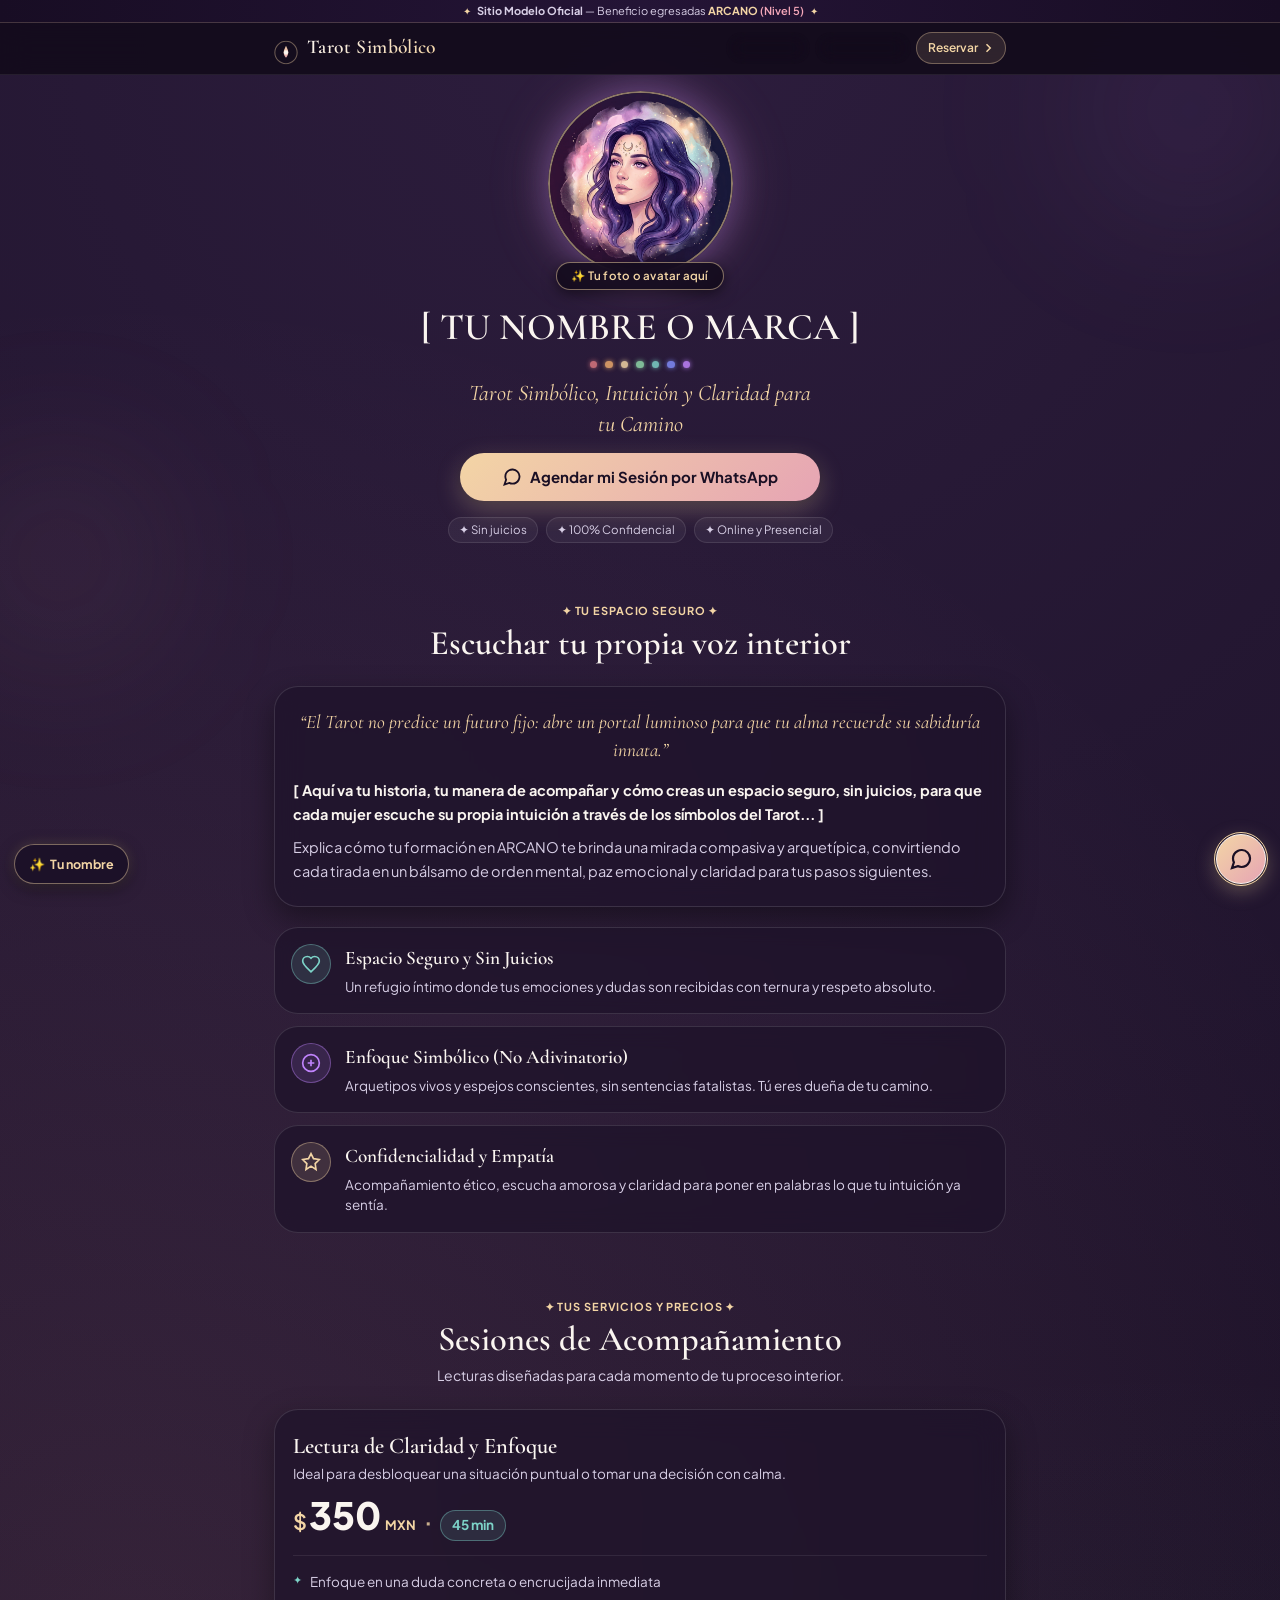
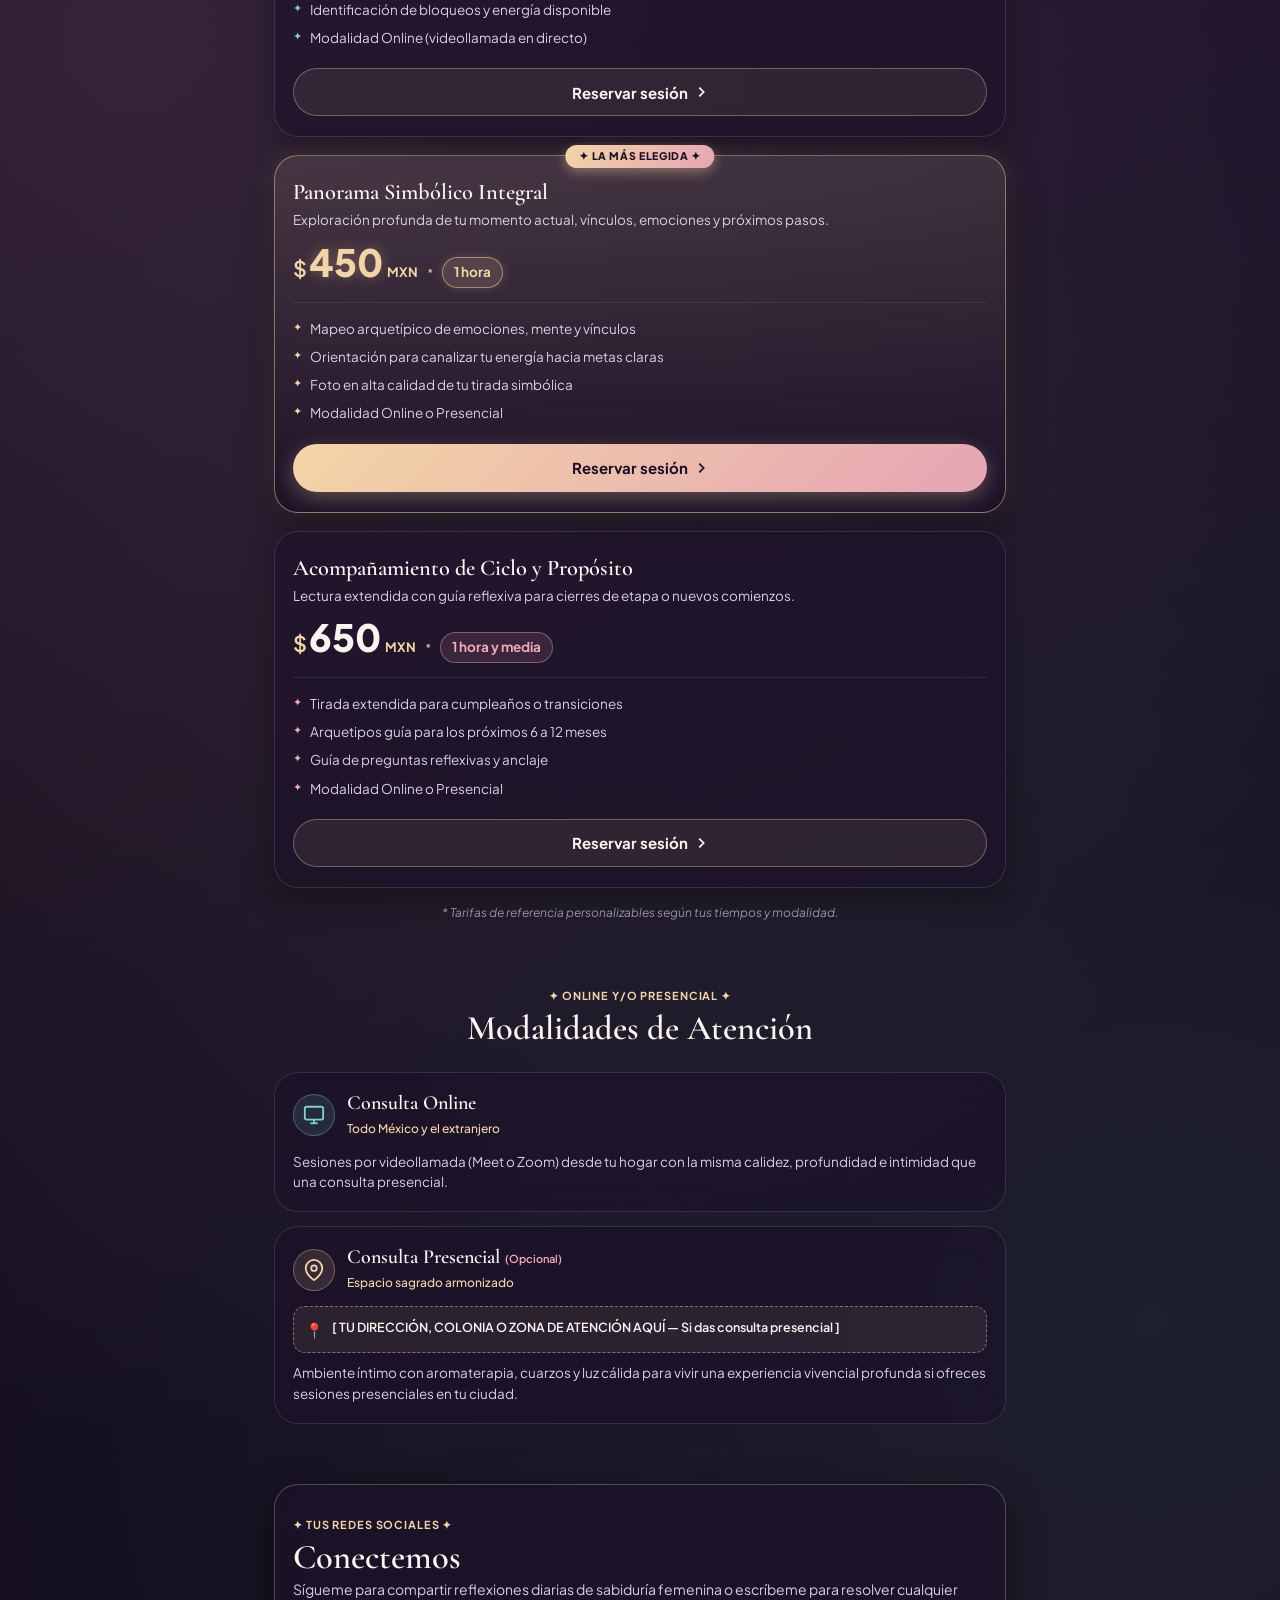
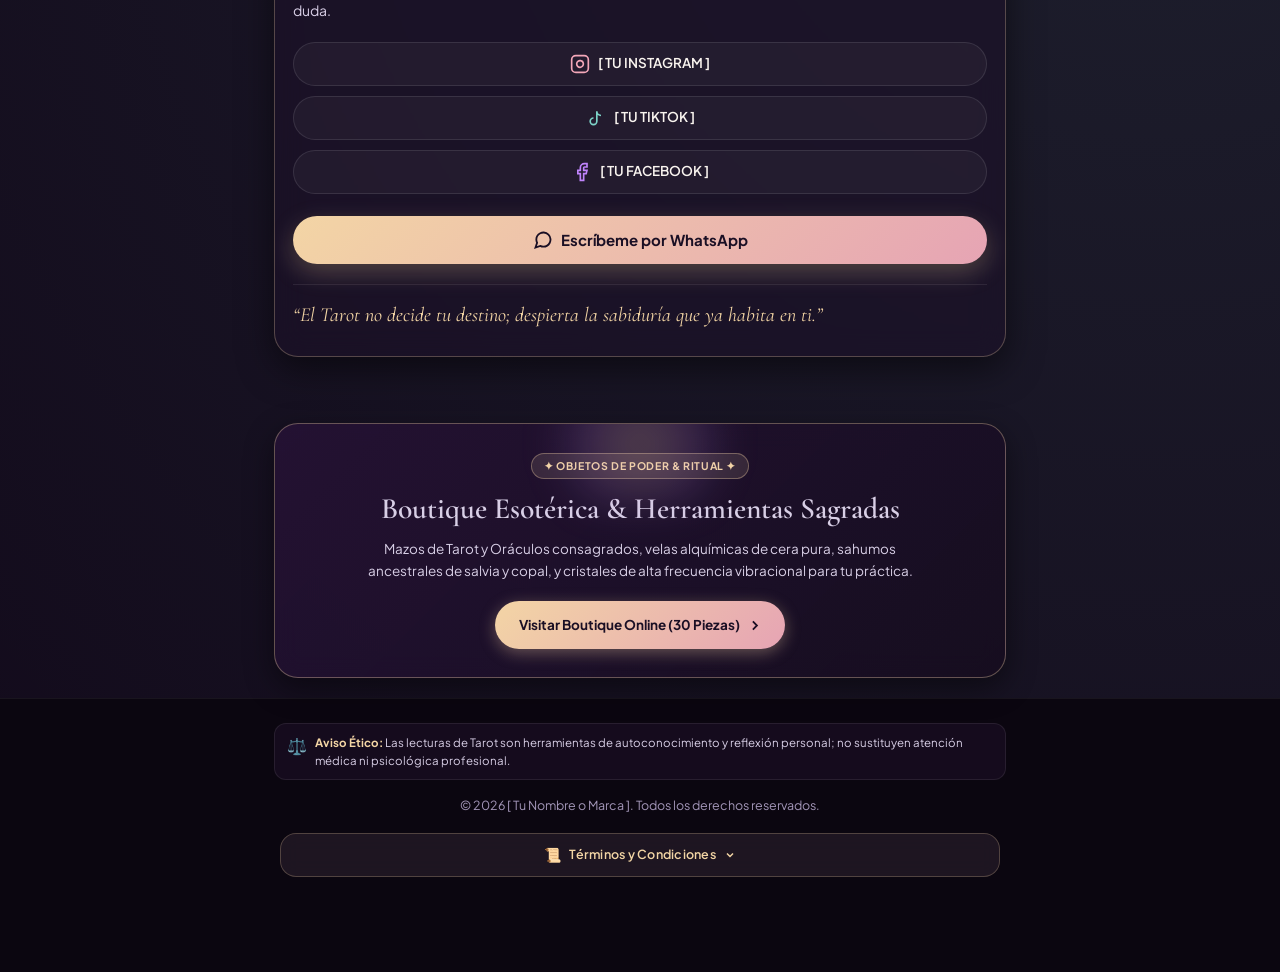
<file: index.html>
<!DOCTYPE html>
<html lang="es">

<head>
  <meta charset="UTF-8">
  <meta name="viewport" content="width=device-width, initial-scale=1.0, maximum-scale=5.0">
  <meta http-equiv="X-UA-Compatible" content="ie=edge">

  <!-- SEO & OpenGraph Primario -->
  <title>Consultorio de Tarot Simbólico &amp; Sabiduría Femenina — Modelo Oficial ARCANO</title>
  <meta name="description"
    content="Plantilla modelo móvil para egresadas de ARCANO Escuela de Sabiduría Femenina. Tarot simbólico, autoconocimiento, intuición y sesiones de claridad.">
  <meta name="theme-color" content="#130B1C">
  <link rel="canonical" href="https://arcanosolutions.com/plantillas/tarot-simbolico">

  <!-- OpenGraph Protocol -->
  <meta property="og:type" content="website">
  <meta property="og:url" content="https://arcanosolutions.com/plantillas/tarot-simbolico">
  <meta property="og:title" content="Consultorio de Tarot Simbólico — Sitio Modelo Oficial ARCANO">
  <meta property="og:description"
    content="Plantilla personalizable móvil para terapeutas de Tarot Simbólico. Claridad, autoconocimiento y sabiduría femenina.">
  <meta property="og:image" content="https://arcanosolutions.com/plantillas/tarot-simbolico/og-tarot-modelo.png">
  <meta property="og:locale" content="es_MX">
  <meta property="og:site_name" content="ARCANO • Escuela de Sabiduría Femenina">

  <!-- Favicon SVG Embebido -->
  <link rel="icon" type="image/svg+xml"
    href="data:image/svg+xml,%3Csvg xmlns='http://www.w3.org/2000/svg' viewBox='0 0 32 32'%3E%3Crect width='32' height='32' rx='16' fill='%23130B1C'/%3E%3Ccircle cx='16' cy='16' r='10' stroke='%23F3D5A5' stroke-width='1.5' fill='none'/%3E%3Ccircle cx='16' cy='16' r='4' fill='%23F4A7B9'/%3E%3Ccircle cx='16' cy='8' r='1.5' fill='%237DD3C8'/%3E%3C/svg%3E">

  <!-- Google Fonts: Cormorant Garamond + Plus Jakarta Sans -->
  <link rel="preconnect" href="https://fonts.googleapis.com">
  <link rel="preconnect" href="https://fonts.gstatic.com" crossorigin>
  <link
    href="https://fonts.googleapis.com/css2?family=Cormorant+Garamond:ital,wght@0,500;0,600;0,700;1,400;1,600&family=Plus+Jakarta+Sans:wght@400;500;600;700&display=swap"
    rel="stylesheet">

  <link rel="stylesheet" href="styles.css?v=5.1">

  <!-- Estilos Críticos Inline para Header y Botones Joya (Inmunidad Total a Caché en Móvil) -->
  <style>
    .header-actions {
      display: flex !important;
      align-items: center !important;
      gap: 5px !important;
    }

    .header-audio-pill {
      -webkit-appearance: none !important;
      -moz-appearance: none !important;
      appearance: none !important;
      display: inline-flex !important;
      align-items: center !important;
      gap: 6px !important;
      padding: 4px 11px !important;
      height: 32px !important;
      min-height: 32px !important;
      background: rgba(26, 14, 38, 0.88) !important;
      border: 1px solid rgba(243, 213, 165, 0.45) !important;
      border-radius: 9999px !important;
      color: #F3D5A5 !important;
      font-family: 'Plus Jakarta Sans', system-ui, sans-serif !important;
      font-size: 11.5px !important;
      font-weight: 600 !important;
      letter-spacing: 0.03em !important;
      cursor: pointer !important;
      outline: none !important;
      box-shadow: 0 2px 8px rgba(0, 0, 0, 0.35) !important;
      backdrop-filter: blur(10px) !important;
      -webkit-backdrop-filter: blur(10px) !important;
      touch-action: manipulation !important;
      user-select: none !important;
      -webkit-user-select: none !important;
      white-space: nowrap !important;
    }
    .header-audio-pill .audio-pill-wave {
      display: inline-flex;
      align-items: center;
      justify-content: center;
      width: 14px;
      height: 14px;
      flex-shrink: 0;
    }
    .header-audio-pill.is-paused .audio-icon-play { display: block !important; }
    .header-audio-pill.is-paused .audio-icon-eq { display: none !important; }
    .header-audio-pill.is-playing .audio-icon-play { display: none !important; }
    .header-audio-pill.is-playing .audio-icon-eq { display: inline-flex !important; }

    /* Botón Joyero Boutique en el Header (Idéntico en acabados a Música y Reservar) */
    .header-boutique-btn {
      -webkit-appearance: none !important;
      -moz-appearance: none !important;
      appearance: none !important;
      display: inline-flex !important;
      align-items: center !important;
      gap: 5px !important;
      padding: 4px 11px !important;
      height: 32px !important;
      min-height: 32px !important;
      background: rgba(26, 14, 38, 0.88) !important;
      border: 1px solid rgba(243, 213, 165, 0.45) !important;
      border-radius: 9999px !important;
      color: #F3D5A5 !important;
      font-family: 'Plus Jakarta Sans', system-ui, sans-serif !important;
      font-size: 11.5px !important;
      font-weight: 600 !important;
      letter-spacing: 0.02em !important;
      text-decoration: none !important;
      box-shadow: 0 2px 8px rgba(0, 0, 0, 0.35) !important;
      backdrop-filter: blur(10px) !important;
      -webkit-backdrop-filter: blur(10px) !important;
      touch-action: manipulation !important;
      user-select: none !important;
      -webkit-user-select: none !important;
      transition: all 0.2s ease !important;
      white-space: nowrap !important;
    }
    .header-boutique-btn:hover,
    .header-boutique-btn:active {
      background: rgba(45, 20, 65, 0.95) !important;
      border-color: rgba(243, 213, 165, 0.75) !important;
      box-shadow: 0 0 12px rgba(243, 213, 165, 0.35) !important;
      transform: scale(0.97) !important;
      color: #FAF5F0 !important;
    }
    .header-boutique-btn .btn-sparkle-icon {
      color: #F3D5A5 !important;
      font-size: 11px !important;
      line-height: 1 !important;
    }

    /* Botón Reservar en Header */
    .header-cta-btn {
      display: inline-flex !important;
      align-items: center !important;
      gap: 4px !important;
      padding: 4px 11px !important;
      min-height: 32px !important;
      height: 32px !important;
      border-radius: 9999px !important;
      background: rgba(243, 213, 165, 0.12) !important;
      border: 1px solid rgba(243, 213, 165, 0.35) !important;
      color: #F3D5A5 !important;
      font-size: 12px !important;
      font-weight: 600 !important;
      white-space: nowrap !important;
      text-decoration: none !important;
    }
    
    /* Alineación Óptica Milimétrica del Logo de Brújula/Loto con el Texto */
    .header-brand {
      display: inline-flex !important;
      align-items: center !important;
      gap: 9px !important;
    }
    .header-symbol {
      display: inline-flex !important;
      align-items: center !important;
      justify-content: center !important;
      transform: translateY(4.5px) !important;
      flex-shrink: 0 !important;
    }
    .header-symbol svg {
      display: block !important;
    }
    .header-brand-title {
      line-height: 1 !important;
      display: inline-block !important;
    }
  </style>

  <!-- Schema.org Microdatos -->
  <script type="application/ld+json">
  {
    "@context": "https://schema.org",
    "@type": "ProfessionalService",
    "name": "Consultorio de Tarot Simbólico — Modelo Oficial ARCANO",
    "description": "Consultorio de Tarot Simbólico y Sabiduría Femenina. Plantilla móvil para egresadas de ARCANO.",
    "priceRange": "$350 MXN - $650 MXN",
    "currenciesAccepted": "MXN",
    "areaServed": "México y el extranjero"
  }
  </script>
</head>

<body>

  <!-- 1. BANNER SUPERIOR ULTRA COMPACTO (1 LÍNEA A 11PX) -->
  <aside class="sample-top-bar" aria-label="Muestra oficial ARCANO">
    <div class="top-bar-content">
      <span class="top-sparkle" aria-hidden="true">✦</span>
      <span class="top-text">
        <strong>Sitio Modelo Oficial</strong> — Beneficio egresadas <span class="top-brand">ARCANO</span> <span
          class="top-level">(Nivel 5)</span>
      </span>
      <span class="top-sparkle" aria-hidden="true">✦</span>
    </div>
  </aside>

  <!-- 2. HEADER FIJO DELGADO (52PX MOBILE-OPTIMIZED) -->
  <header class="mobile-header">
    <div class="header-inner">
      <a href="#inicio" class="header-brand" aria-label="Volver al inicio">
        <span class="header-symbol" aria-hidden="true" style="transform: translateY(4.5px) !important;">
          <!-- Símbolo de Flor de Loto y Luna en Oro Champán -->
          <svg viewBox="0 0 28 28" width="24" height="24" fill="none">
            <circle cx="14" cy="14" r="13" stroke="rgba(243, 213, 165, 0.4)" stroke-width="1.2" />
            <path d="M14 6 C12 11 9 14 14 20 C19 14 16 11 14 6 Z" fill="url(#champagneLotoGrad)" />
            <circle cx="14" cy="14" r="2.5" fill="#FAF5F0" />
            <defs>
              <linearGradient id="champagneLotoGrad" x1="9" y1="6" x2="19" y2="20" gradientUnits="userSpaceOnUse">
                <stop offset="0%" stop-color="#F3D5A5" />
                <stop offset="100%" stop-color="#E6A4B4" />
              </linearGradient>
            </defs>
          </svg>
        </span>
        <span class="header-brand-title">Tarot Simbólico</span>
      </a>

      <!-- Acciones de Cabecera: Botón Joyero de Música + Botón Boutique + Botón Reservar -->
      <div class="header-actions">
        <button type="button" 
                class="header-audio-pill is-paused" 
                id="header-audio-toggle" 
                aria-label="Reproducir música: Soy Mágica" 
                title="Música de fondo: Soy Mágica">
          <span class="audio-pill-wave" aria-hidden="true">
            <!-- Ícono Play fino en oro champán (en pausa) -->
            <svg class="audio-icon-play" viewBox="0 0 16 16" width="11" height="11" fill="currentColor">
              <path d="M4 2.8a.7.7 0 0 1 1.05-.61l8 4.7a.7.7 0 0 1 0 1.22l-8 4.7A.7.7 0 0 1 4 12.2V2.8z"/>
            </svg>
            <!-- Micro-ecualizador animado de 3 barritas (cuando suena) -->
            <span class="audio-icon-eq">
              <span class="eq-bar bar-1"></span>
              <span class="eq-bar bar-2"></span>
              <span class="eq-bar bar-3"></span>
            </span>
          </span>
          <span class="audio-pill-text" id="audio-state-label">Música</span>
        </button>

        <a href="boutique/" class="header-boutique-btn" title="Visitar la Boutique Esotérica" style="display:inline-flex; align-items:center; gap:6px; padding:0 12px; height:32px; min-height:32px; border-radius:9999px; background:rgba(26, 14, 38, 0.88); border:1px solid rgba(243, 213, 165, 0.45); color:#F3D5A5; font-family:'Plus Jakarta Sans', system-ui, sans-serif; font-size:11.5px; font-weight:600; text-decoration:none; box-shadow:0 2px 8px rgba(0,0,0,0.35); backdrop-filter:blur(10px); -webkit-backdrop-filter:blur(10px); white-space:nowrap;">
          <svg viewBox="0 0 16 16" width="12" height="12" fill="none" stroke="currentColor" stroke-width="1.4" style="color:#F3D5A5; flex-shrink:0;" aria-hidden="true">
            <path d="M3.5 5.5h9l-1 8.5H4.5l-1-8.5z" stroke="currentColor"/>
            <path d="M6 5.5V3.5a2 2 0 0 1 4 0v2" stroke="currentColor"/>
          </svg>
          <span>Boutique</span>
        </a>

        <a href="#servicios" class="header-cta-btn">
          <span>Reservar</span>
          <svg viewBox="0 0 16 16" width="12" height="12" fill="none" stroke="currentColor" stroke-width="2"
            aria-hidden="true">
            <path d="M6 3l5 5-5 5" />
          </svg>
        </a>
      </div>
    </div>
  </header>

  <!-- Elemento de Audio de Fondo con Source audio/mpeg explícito -->
  <audio id="bg-music" preload="auto" playsinline loop>
    <source src="soy-magica.mp3" type="audio/mpeg">
  </audio>

  <!-- DECORACIONES AMBIENTALES DE AURA SUAVE (CUARZO ROSA & AMATISTA DIFUMINADAS) -->
  <div class="ambient-aura ambient-aura--purple" aria-hidden="true"></div>
  <div class="ambient-aura ambient-aura--rose" aria-hidden="true"></div>

  <!-- CONTENIDO PRINCIPAL -->
  <main>

    <!-- 3. HERO SECTION / ABOVE-THE-FOLD TOTALMENTE VISIBLE EN CELULAR (360PX–430PX) -->
    <section id="inicio" class="hero-mobile">
      <div class="container hero-mobile-container">

        <!-- AVATAR CIRCULAR PROTAGONISTA (RECORTE HERMÉTICO CERO BORDES BLANCOS) -->
        <div class="avatar-wrapper">
          <div class="avatar-hero-container">
            <div class="avatar-circle-frame">
              <img src="avatar.gif" alt="Avatar místico de terapeuta de Tarot" class="avatar-photo-hero" width="185"
                height="185" loading="eager">
            </div>
          </div>

          <!-- Etiqueta Flotante Superpuesta en la Parte Inferior -->
          <div class="avatar-tag-pill">
            <span class="avatar-tag-text">✨ Tu foto o avatar aquí</span>
          </div>
        </div>

        <!-- TÍTULO PRINCIPAL PERSONALIZABLE -->
        <h1 class="hero-brand-name" id="hero-brand-name">
          [ TU NOMBRE O MARCA ]
        </h1>

        <!-- SEPARADOR MINIMALISTA DE LOS 7 CHAKRAS (TONOS PIEDRAS PRECIOSAS DIFUMINADAS) -->
        <div class="chakras-bar" aria-label="Alineación energética de los 7 chakras">
          <span class="chakra-dot chakra-dot--root" title="Muladhara — Granate / Rubí"></span>
          <span class="chakra-dot chakra-dot--sacral" title="Svadhisthana — Cornalina / Ámbar"></span>
          <span class="chakra-dot chakra-dot--solar" title="Manipura — Citrino / Oro Champán"></span>
          <span class="chakra-dot chakra-dot--heart" title="Anahata — Jade / Cuarzo Verde"></span>
          <span class="chakra-dot chakra-dot--throat" title="Vishuddha — Aguamarina Suave"></span>
          <span class="chakra-dot chakra-dot--third-eye" title="Ajna — Zafiro Índigo"></span>
          <span class="chakra-dot chakra-dot--crown" title="Sahasrara — Amatista"></span>
        </div>

        <!-- SUBTÍTULO CORTO Y MAGNÉTICO -->
        <p class="hero-short-sub">
          Tarot Simbólico, Intuición y Claridad para tu Camino
        </p>

        <!-- BOTÓN PRINCIPAL ELEGANTE: DEGRADADO ORO CHAMPÁN / ROSA DORADO -->
        <div class="hero-cta-wrap">
          <a href="https://wa.me/528121912778?text=Hola%2C%20me%20gustar%C3%ADa%20agendar%20una%20sesi%C3%B3n%20de%20Tarot%20Simb%C3%B3lico"
            class="btn-primary-mobile" id="hero-whatsapp-btn" target="_blank" rel="noopener noreferrer"
            aria-label="Agendar mi sesión de Tarot Simbólico por WhatsApp">
            <!-- Ícono de WhatsApp integrado -->
            <svg class="btn-whatsapp-icon" viewBox="0 0 24 24" fill="none" stroke="currentColor" stroke-width="2.2"
              aria-hidden="true">
              <path
                d="M21 11.5a8.38 8.38 0 0 1-.9 3.8 8.5 8.5 0 0 1-7.6 4.7 8.38 8.38 0 0 1-3.8-.9L3 21l1.9-5.7a8.38 8.38 0 0 1-.9-3.8 8.5 8.5 0 0 1 4.7-7.6 8.38 8.38 0 0 1 3.8-.9h.5a8.48 8.48 0 0 1 8 8v.5z" />
            </svg>
            <span>Agendar mi Sesión por WhatsApp</span>
          </a>
        </div>

        <!-- Micro-puntos de confianza escaneables -->
        <div class="hero-trust-chips">
          <span class="chip-item">✦ Sin juicios</span>
          <span class="chip-item">✦ 100% Confidencial</span>
          <span class="chip-item">✦ Online y Presencial</span>
        </div>

      </div>
    </section>

    <!-- 4. SECCIÓN SOBRE MÍ / TU ESPACIO SEGURO (GLASSMORPHISM SUAVE 24PX) -->
    <section id="sobre-mi" class="section-mobile">
      <div class="container">

        <div class="section-header-compact">
          <span class="section-badge-aura">✦ TU ESPACIO SEGURO ✦</span>
          <h2 class="section-heading">Escuchar tu propia voz interior</h2>
        </div>

        <div class="story-box-mobile">
          <p class="story-quote">
            <em>&ldquo;El Tarot no predice un futuro fijo: abre un portal luminoso para que tu alma recuerde su
              sabiduría innata.&rdquo;</em>
          </p>
          <div class="story-placeholder">
            <p>
              <strong>[ Aquí va tu historia, tu manera de acompañar y cómo creas un espacio seguro, sin juicios, para
                que cada mujer escuche su propia intuición a través de los símbolos del Tarot... ]</strong>
            </p>
            <p>
              Explica cómo tu formación en ARCANO te brinda una mirada compasiva y arquetípica, convirtiendo cada tirada
              en un bálsamo de orden mental, paz emocional y claridad para tus pasos siguientes.
            </p>
          </div>
        </div>

        <!-- 3 Pilares con Glassmorphism Suave y Acentos Difuminados -->
        <div class="pillars-stack-mobile">

          <div class="pillar-row">
            <div class="pillar-dot-icon dot--aquamarine" aria-hidden="true">
              <svg viewBox="0 0 24 24" width="20" height="20" fill="none" stroke="#7DD3C8" stroke-width="2">
                <path
                  d="M12 21.35l-1.45-1.32C5.4 15.36 2 12.28 2 8.5 2 5.42 4.42 3 7.5 3c1.74 0 3.41.81 4.5 2.09C13.09 3.81 14.76 3 16.5 3 19.58 3 22 5.42 22 8.5c0 3.78-3.4 6.86-8.55 11.54L12 21.35z" />
              </svg>
            </div>
            <div class="pillar-info">
              <h3 class="pillar-title">Espacio Seguro y Sin Juicios</h3>
              <p class="pillar-desc">Un refugio íntimo donde tus emociones y dudas son recibidas con ternura y respeto
                absoluto.</p>
            </div>
          </div>

          <div class="pillar-row">
            <div class="pillar-dot-icon dot--amethyst" aria-hidden="true">
              <svg viewBox="0 0 24 24" width="20" height="20" fill="none" stroke="#C084FC" stroke-width="2">
                <circle cx="12" cy="12" r="10" />
                <path d="M12 8v8M8 12h8" />
              </svg>
            </div>
            <div class="pillar-info">
              <h3 class="pillar-title">Enfoque Simbólico (No Adivinatorio)</h3>
              <p class="pillar-desc">Arquetipos vivos y espejos conscientes, sin sentencias fatalistas. Tú eres dueña de
                tu camino.</p>
            </div>
          </div>

          <div class="pillar-row">
            <div class="pillar-dot-icon dot--champagne" aria-hidden="true">
              <svg viewBox="0 0 24 24" width="20" height="20" fill="none" stroke="#F3D5A5" stroke-width="2">
                <path d="M12 2L15 8L22 9L17 14L18 21L12 17L6 21L7 14L2 9L9 8L12 2Z" />
              </svg>
            </div>
            <div class="pillar-info">
              <h3 class="pillar-title">Confidencialidad y Empatía</h3>
              <p class="pillar-desc">Acompañamiento ético, escucha amorosa y claridad para poner en palabras lo que tu
                intuición ya sentía.</p>
            </div>
          </div>

        </div>

      </div>
    </section>

    <!-- 5. SECCIÓN: CATÁLOGO DE SESIONES Y TARIFAS (GLASSMORPHISM 24PX, DURACIÓN JUNTO AL PRECIO) -->
    <section id="servicios" class="section-mobile">
      <div class="container">

        <div class="section-header-compact">
          <span class="section-badge-aura">✦ TUS SERVICIOS Y PRECIOS ✦</span>
          <h2 class="section-heading">Sesiones de Acompañamiento</h2>
          <p class="section-lead-text">Lecturas diseñadas para cada momento de tu proceso interior.</p>
        </div>

        <div class="cards-stack-mobile">

          <!-- TARJETA 1 ($350 MXN · 45 min) — AGUAMARINA SUAVE -->
          <article class="pricing-card-mobile card--aquamarine">
            <div class="card-top">
              <h3 class="card-name">Lectura de Claridad y Enfoque</h3>
              <p class="card-short-desc">Ideal para desbloquear una situación puntual o tomar una decisión con calma.
              </p>
            </div>

            <!-- PRECIO Y DURACIÓN JUNTOS DE UN SOLO VISTAZO -->
            <div class="card-price-row">
              <div class="price-main">
                <span class="price-currency">$</span>
                <span class="price-val">350</span>
                <span class="price-code">MXN</span>
              </div>
              <span class="price-duration-separator" aria-hidden="true">·</span>
              <span class="price-duration duration--aquamarine">45 min</span>
            </div>

            <ul class="card-perks-mobile">
              <li><span class="perk-bullet bullet--aquamarine">✦</span> Enfoque en una duda concreta o encrucijada
                inmediata</li>
              <li><span class="perk-bullet bullet--aquamarine">✦</span> Identificación de bloqueos y energía disponible
              </li>
              <li><span class="perk-bullet bullet--aquamarine">✦</span> Modalidad Online (videollamada en directo)</li>
            </ul>

            <div class="card-cta-wrap">
              <a href="https://wa.me/528121912778?text=Hola%2C%20me%20gustar%C3%ADa%20agendar%20la%20sesi%C3%B3n%20de%20%24350%20MXN%20(Lectura%20de%20Claridad%20y%20Enfoque%20%C2%B7%2045%20min)"
                class="btn-card-mobile btn--glass-secondary" target="_blank" rel="noopener noreferrer"
                data-session-key="sesion1" aria-label="Reservar sesión 1: $350 MXN · 45 min">
                <span>Reservar sesión</span>
                <svg viewBox="0 0 16 16" width="14" height="14" fill="none" stroke="currentColor" stroke-width="2">
                  <path d="M6 3l5 5-5 5" />
                </svg>
              </a>
            </div>
          </article>

          <!-- TARJETA 2 ($450 MXN · 1 hora) — DESTACADA CON DEGRADADO ORO CHAMPÁN / ROSA DORADO -->
          <article class="pricing-card-mobile card--featured-boutique">
            <div class="featured-boutique-badge">
              <span>✦ LA MÁS ELEGIDA ✦</span>
            </div>

            <div class="card-top">
              <h3 class="card-name">Panorama Simbólico Integral</h3>
              <p class="card-short-desc">Exploración profunda de tu momento actual, vínculos, emociones y próximos
                pasos.</p>
            </div>

            <!-- PRECIO Y DURACIÓN JUNTOS DE UN SOLO VISTAZO -->
            <div class="card-price-row">
              <div class="price-main">
                <span class="price-currency">$</span>
                <span class="price-val price-val--featured">450</span>
                <span class="price-code">MXN</span>
              </div>
              <span class="price-duration-separator" aria-hidden="true">·</span>
              <span class="price-duration duration--champagne">1 hora</span>
            </div>

            <ul class="card-perks-mobile">
              <li><span class="perk-bullet bullet--champagne">✦</span> Mapeo arquetípico de emociones, mente y vínculos
              </li>
              <li><span class="perk-bullet bullet--champagne">✦</span> Orientación para canalizar tu energía hacia metas
                claras</li>
              <li><span class="perk-bullet bullet--champagne">✦</span> Foto en alta calidad de tu tirada simbólica</li>
              <li><span class="perk-bullet bullet--champagne">✦</span> Modalidad Online o Presencial</li>
            </ul>

            <div class="card-cta-wrap">
              <a href="https://wa.me/528121912778?text=Hola%2C%20me%20gustar%C3%ADa%20agendar%20la%20sesi%C3%B3n%20de%20%24450%20MXN%20(Panorama%20Simb%C3%B3lico%20Integral%20%C2%B7%201%20hora)"
                class="btn-card-mobile btn--champagne-featured" target="_blank" rel="noopener noreferrer"
                data-session-key="sesion2" aria-label="Reservar sesión 2 destacada: $450 MXN · 1 hora">
                <span>Reservar sesión</span>
                <svg viewBox="0 0 16 16" width="14" height="14" fill="none" stroke="currentColor" stroke-width="2">
                  <path d="M6 3l5 5-5 5" />
                </svg>
              </a>
            </div>
          </article>

          <!-- TARJETA 3 ($650 MXN · 1 hora y media) — CUARZO ROSA -->
          <article class="pricing-card-mobile card--rosequartz">
            <div class="card-top">
              <h3 class="card-name">Acompañamiento de Ciclo y Propósito</h3>
              <p class="card-short-desc">Lectura extendida con guía reflexiva para cierres de etapa o nuevos comienzos.
              </p>
            </div>

            <!-- PRECIO Y DURACIÓN JUNTOS DE UN SOLO VISTAZO -->
            <div class="card-price-row">
              <div class="price-main">
                <span class="price-currency">$</span>
                <span class="price-val">650</span>
                <span class="price-code">MXN</span>
              </div>
              <span class="price-duration-separator" aria-hidden="true">·</span>
              <span class="price-duration duration--rosequartz">1 hora y media</span>
            </div>

            <ul class="card-perks-mobile">
              <li><span class="perk-bullet bullet--rosequartz">✦</span> Tirada extendida para cumpleaños o transiciones
              </li>
              <li><span class="perk-bullet bullet--rosequartz">✦</span> Arquetipos guía para los próximos 6 a 12 meses
              </li>
              <li><span class="perk-bullet bullet--rosequartz">✦</span> Guía de preguntas reflexivas y anclaje</li>
              <li><span class="perk-bullet bullet--rosequartz">✦</span> Modalidad Online o Presencial</li>
            </ul>

            <div class="card-cta-wrap">
              <a href="https://wa.me/528121912778?text=Hola%2C%20me%20gustar%C3%ADa%20agendar%20la%20sesi%C3%B3n%20de%20%24650%20MXN%20(Acompa%C3%B1amiento%20de%20Ciclo%20y%20Prop%C3%B3sito%20%C2%B7%201%20hora%20y%20media)"
                class="btn-card-mobile btn--glass-secondary" target="_blank" rel="noopener noreferrer"
                data-session-key="sesion3" aria-label="Reservar sesión 3: $650 MXN · 1 hora y media">
                <span>Reservar sesión</span>
                <svg viewBox="0 0 16 16" width="14" height="14" fill="none" stroke="currentColor" stroke-width="2">
                  <path d="M6 3l5 5-5 5" />
                </svg>
              </a>
            </div>
          </article>

        </div>

        <p class="rate-note-mobile">
          <em>* Tarifas de referencia personalizables según tus tiempos y modalidad.</em>
        </p>

      </div>
    </section>

    <!-- 6. SECCIÓN: MODALIDADES ([ ONLINE Y/O PRESENCIAL ]) -->
    <section id="modalidades" class="section-mobile">
      <div class="container">

        <div class="section-header-compact">
          <span class="section-badge-aura">✦ ONLINE Y/O PRESENCIAL ✦</span>
          <h2 class="section-heading">Modalidades de Atención</h2>
        </div>

        <div class="modalities-stack-mobile">

          <!-- Online -->
          <div class="modality-box-mobile">
            <div class="modality-head">
              <div class="modality-circle-icon icon--aquamarine" aria-hidden="true">
                <svg viewBox="0 0 24 24" width="22" height="22" fill="none" stroke="#7DD3C8" stroke-width="2">
                  <rect x="2" y="3" width="20" height="14" rx="2" />
                  <line x1="8" y1="21" x2="16" y2="21" />
                  <line x1="12" y1="17" x2="12" y2="21" />
                </svg>
              </div>
              <div>
                <h3 class="modality-title">Consulta Online</h3>
                <span class="modality-sub">Todo México y el extranjero</span>
              </div>
            </div>
            <p class="modality-body">
              Sesiones por videollamada (Meet o Zoom) desde tu hogar con la misma calidez, profundidad e intimidad que
              una consulta presencial.
            </p>
          </div>

          <!-- Presencial -->
          <div class="modality-box-mobile">
            <div class="modality-head">
              <div class="modality-circle-icon icon--champagne" aria-hidden="true">
                <svg viewBox="0 0 24 24" width="22" height="22" fill="none" stroke="#F3D5A5" stroke-width="2">
                  <path d="M21 10c0 7-9 13-9 13s-9-6-9-13a9 9 0 0 1 18 0z" />
                  <circle cx="12" cy="10" r="3" />
                </svg>
              </div>
              <div>
                <h3 class="modality-title">Consulta Presencial <span class="badge-opc">(Opcional)</span></h3>
                <span class="modality-sub">Espacio sagrado armonizado</span>
              </div>
            </div>

            <!-- Recuadro destacado para la ubicación -->
            <div class="location-banner-mobile">
              <span class="loc-pin" aria-hidden="true">📍</span>
              <p class="loc-text">
                [ TU DIRECCIÓN, COLONIA O ZONA DE ATENCIÓN AQUÍ — Si das consulta presencial ]
              </p>
            </div>

            <p class="modality-body">
              Ambiente íntimo con aromaterapia, cuarzos y luz cálida para vivir una experiencia vivencial profunda si
              ofreces sesiones presenciales en tu ciudad.
            </p>
          </div>

        </div>

      </div>
    </section>

    <!-- 7. SECCIÓN: REDES SOCIALES, CONTACTO Y CIERRE -->
    <section id="contacto" class="section-mobile">
      <div class="container text-center">

        <div class="contact-card-mobile">
          <span class="section-badge-aura">✦ TUS REDES SOCIALES ✦</span>
          <h2 class="section-heading">Conectemos</h2>
          <p class="contact-desc-mobile">
            Sígueme para compartir reflexiones diarias de sabiduría femenina o escríbeme para resolver cualquier duda.
          </p>

          <div class="social-list-mobile">
            <a href="https://instagram.com" target="_blank" rel="noopener noreferrer" class="social-row-btn"
              aria-label="Instagram">
              <svg viewBox="0 0 24 24" width="20" height="20" fill="none" stroke="#F4A7B9" stroke-width="2"
                aria-hidden="true">
                <rect x="2" y="2" width="20" height="20" rx="5" />
                <path d="M16 11.37A4 4 0 1 1 12.63 8 4 4 0 0 1 16 11.37z" />
                <line x1="17.5" y1="6.5" x2="17.51" y2="6.5" />
              </svg>
              <span>[ TU INSTAGRAM ]</span>
            </a>

            <a href="https://tiktok.com" target="_blank" rel="noopener noreferrer" class="social-row-btn"
              aria-label="TikTok">
              <svg viewBox="0 0 24 24" width="20" height="20" fill="none" stroke="#7DD3C8" stroke-width="2"
                aria-hidden="true">
                <path d="M9 12a4 4 0 1 0 4 4V4a5 5 0 0 0 5 5" />
              </svg>
              <span>[ TU TIKTOK ]</span>
            </a>

            <a href="https://facebook.com" target="_blank" rel="noopener noreferrer" class="social-row-btn"
              aria-label="Facebook">
              <svg viewBox="0 0 24 24" width="20" height="20" fill="none" stroke="#C084FC" stroke-width="2"
                aria-hidden="true">
                <path d="M18 2h-3a5 5 0 0 0-5 5v3H7v4h3v8h4v-8h3l1-4h-4V7a1 1 0 0 1 1-1h3z" />
              </svg>
              <span>[ TU FACEBOOK ]</span>
            </a>
          </div>

          <!-- Botón de contacto WhatsApp con degradado elegante -->
          <div class="contact-main-btn-wrap">
            <a href="https://wa.me/528121912778?text=Hola%2C%20me%20gustar%C3%ADa%20agendar%20una%20sesi%C3%B3n%20de%20Tarot%20Simb%C3%B3lico"
              class="btn-primary-mobile" id="contact-whatsapp-btn" target="_blank" rel="noopener noreferrer"
              aria-label="Escribir por WhatsApp">
              <svg class="btn-whatsapp-icon" viewBox="0 0 24 24" fill="none" stroke="currentColor" stroke-width="2.2"
                aria-hidden="true">
                <path
                  d="M21 11.5a8.38 8.38 0 0 1-.9 3.8 8.5 8.5 0 0 1-7.6 4.7 8.38 8.38 0 0 1-3.8-.9L3 21l1.9-5.7a8.38 8.38 0 0 1-.9-3.8 8.5 8.5 0 0 1 4.7-7.6 8.38 8.38 0 0 1 3.8-.9h.5a8.48 8.48 0 0 1 8 8v.5z" />
              </svg>
              <span>Escríbeme por WhatsApp</span>
            </a>
          </div>

          <blockquote class="closing-quote-mobile">
            <p>&ldquo;El Tarot no decide tu destino; despierta la sabiduría que ya habita en ti.&rdquo;</p>
          </blockquote>
        </div>

      </div>
    </section>

    <!-- 7. SECCIÓN INVITACIÓN A LA BOUTIQUE ESOTÉRICA (30 OBJETOS DE PODER) -->
    <section class="boutique-invite-section" id="tienda">
      <div class="container">
        <div class="boutique-invite-card">
          <div class="invite-halo" aria-hidden="true"></div>
          <span class="invite-badge">✦ OBJETOS DE PODER &amp; RITUAL ✦</span>
          <h2 class="invite-title">Boutique Esotérica &amp; Herramientas Sagradas</h2>
          <p class="invite-desc">
            Mazos de Tarot y Oráculos consagrados, velas alquímicas de cera pura, sahumos ancestrales de salvia y copal, y cristales de alta frecuencia vibracional para tu práctica.
          </p>
          <a href="boutique/" class="btn-invite-boutique">
            <span>Visitar Boutique Online (30 Piezas)</span>
            <svg viewBox="0 0 16 16" width="13" height="13" fill="none" stroke="currentColor" stroke-width="2.2" aria-hidden="true">
              <path d="M6 3l5 5-5 5" />
            </svg>
          </a>
        </div>
      </div>
    </section>

  </main>

  <!-- 8. FOOTER LIMPIO (ELIMINADO RENGLÓN DE TECNOLOGÍA ARCANO SOLUTIONS, PADDING-BOTTOM: 95PX) -->
  <footer class="mobile-footer">
    <div class="container footer-content-mobile">

      <div class="footer-ethics-mobile">
        <span class="ethics-symbol">⚖️</span>
        <p>
          <strong>Aviso Ético:</strong> Las lecturas de Tarot son herramientas de autoconocimiento y reflexión personal;
          no sustituyen atención médica ni psicológica profesional.
        </p>
      </div>

      <div class="footer-bottom-mobile">
        <p>&copy; <span id="current-year">2026</span> <span id="footer-brand-name">[ Tu Nombre o Marca ]</span>. Todos
          los derechos reservados.</p>
      </div>

      <!-- TÉRMINOS Y CONDICIONES GENERALES (DESPLEGABLE ELEGANTE DESPUÉS DE DERECHOS RESERVADOS) -->
      <div class="footer-terms-wrap">
        <details class="footer-terms-details" id="terminos-condiciones">
          <summary class="footer-terms-trigger">
            <span class="terms-trigger-icon">📜</span>
            <span class="terms-trigger-text">Términos y Condiciones</span>
            <svg class="terms-trigger-arrow" viewBox="0 0 16 16" width="12" height="12" fill="none" stroke="currentColor" stroke-width="2" aria-hidden="true">
              <path d="M4 6l4 4 4-4"/>
            </svg>
          </summary>

          <div class="footer-terms-body">
            <h3 class="terms-main-title">TÉRMINOS Y CONDICIONES GENERALES DEL SITIO Y LA CONSULTA</h3>
            <p class="terms-subtitle">Arcano Solutions · Línea de Tarot Simbólico, Formación y Consultorio</p>

            <div class="terms-section">
              <h4>1. Identidad y Naturaleza del Servicio</h4>
              <p>Este sitio y los materiales o acompañamientos vinculados pertenecen a <strong>Arcano Solutions</strong> (en su línea de Tarot simbólico, formación y presentación de consulta). Todo el contenido —incluidas lecturas orientativas, guías, manuales, recursos descargables y elementos multimedia— tiene fines exclusivamente de autoconocimiento, reflexión simbólica, educación y desarrollo personal.</p>
              <p><strong>Deslinde sanitario, psicológico y legal:</strong> Las lecturas de Tarot y las actividades formativas o de acompañamiento no sustituyen ni equivalen, bajo ninguna circunstancia, a diagnóstico, consulta, tratamiento o intervención médica, psiquiátrica o psicológica clínica profesional, ni a asesoría legal, fiscal, contable o financiera.</p>
              <p><strong>Libre albedrío y corresponsabilidad:</strong> El consultante o usuario conserva en todo momento su soberanía, libre albedrío y responsabilidad exclusiva sobre sus decisiones personales, familiares, laborales, económicas o de salud. El Tarot se aborda desde una mirada simbólica y reflexiva, no como sentencia fatalista ni predicción absoluta.</p>
            </div>

            <div class="terms-section">
              <h4>2. Promoción Formativa, Primer Mes y Entrega de Sitio / Dominio</h4>
              <p>Cuando el proceso formativo o promocional contemple beneficios de ingreso, avance de niveles y entrega de página web con dominio propio:</p>
              <ul>
                <li><strong>Primer mes promocional:</strong> El beneficio promocional del primer mes aplica conforme a las condiciones vigentes de la campaña o matrícula comunicada al momento de inscribirse.</li>
                <li><strong>Habilitación del beneficio a partir del quinto nivel:</strong> El derecho o elegibilidad al beneficio de página/dominio promocional se activa a partir del quinto nivel del programa formativo, sujeto al cumplimiento regular de su avance académico.</li>
                <li><strong>Entrega hasta la finalización del sexto nivel y desarrollo de identidad:</strong> La entrega y puesta en marcha final del sitio y su dominio se realizan hasta la finalización del curso (sexto nivel), una vez completado el proceso y desarrollada toda la identidad visual y de contenido de la página, otorgando el margen de tiempo necesario para construirla y dejarla lista con propiedad.</li>
              </ul>
            </div>

            <div class="terms-section">
              <h4>3. Dominio Propio, Titularidad y Renovación Anual</h4>
              <p>Cuando una entrega o promoción incluya el registro de un dominio web propio (por ejemplo, extensiones como .com, .com.mx u otras disponibles):</p>
              <ul>
                <li><strong>Sujeto a disponibilidad:</strong> El nombre de dominio queda sujeto a disponibilidad real al momento de realizar el registro; si el nombre solicitado ya está ocupado, se elegirá una alternativa acorde con la marca o el nombre profesional acordado.</li>
                <li><strong>Primer año incluido y titularidad:</strong> El costo del registro del primer año corre por cuenta de la promoción o entrega pactada (una vez cumplido el ciclo y la entrega correspondiente), contemplando la cesión o asignación de titularidad a nombre del titular acordado conforme a los términos de entrega establecidos.</li>
                <li><strong>Renovaciones a partir del segundo año:</strong> A partir del segundo año (y en renovaciones posteriores), el pago de renovación anual corre directamente por cuenta del titular del dominio para mantenerlo activo. Como referencia habitual, la renovación anual de un dominio estándar suele situarse por debajo de los $500 MXN al año, sujeta a la tarifa vigente del registrador o proveedor al momento de efectuar el pago.</li>
              </ul>
            </div>

            <div class="terms-section">
              <h4>4. Correo Electrónico con Marca, Hosting, Modificaciones y Alcance Técnico</h4>
              <p>El sitio base está concebido como una página web informativa y de presentación de consulta, ligera y optimizada para navegación móvil, con enfoque principal en el contacto directo vía WhatsApp.</p>
              <ul>
                <li><strong>Sin buzones corporativos de pago por defecto:</strong> El paquete base no incluye buzones de correo electrónico corporativo de pago de manera predeterminada, con el fin de evitar cuotas mensuales innecesarias por buzones que no se utilizan en la operación diaria.</li>
                <li><strong>Dirección vinculada a la marca / reenvío:</strong> Cuando aplique o se configure en un proveedor compatible, podrá habilitarse una dirección de correo asociada al dominio o marca (por ejemplo, mediante reenvío hacia el correo personal o de uso habitual del titular), sin buzones de pago obligatorios incluidos por defecto ni cargos ocultos.</li>
                <li><strong>Modificaciones estándar incluidas:</strong> Las actualizaciones o ajustes habituales del sitio —como cambiar un número de WhatsApp o teléfono, actualizar enlaces, textos, horarios o realizar modificaciones estándar de diseño/presentación sobre la estructura base— se atienden de forma ágil sin complicar la operación.</li>
                <li><strong>Ampliaciones, tiendas y desarrollos futuros:</strong> Cualquier incorporación de mayor alcance —tales como tiendas en línea o e-commerce (por ejemplo, venta de talismanes, mazos o productos propios), pasarelas de pago, funciones a medida, rediseños complejos o acuerdos de colaboración o comisiones futuras— se considera un proyecto distinto y se cotiza o acuerda por separado antes de implementarse.</li>
              </ul>
            </div>

            <div class="terms-section">
              <h4>5. Citas, Puntualidad, Cancelaciones y Confidencialidad</h4>
              <ul>
                <li><strong>Agendamiento y puntualidad:</strong> Las sesiones se programan de común acuerdo. Se solicita puntualidad a la hora convenida; cualquier retraso puede reducir el tiempo disponible de la sesión para no afectar la agenda posterior.</li>
                <li><strong>Reprogramaciones y cancelaciones:</strong> Cualquier cambio de horario o cancelación deberá notificarse con anticipación razonable según lo acordado al momento de reservar. Los anticipos o apartados de fecha, cuando apliquen, se rigen por las condiciones comunicadas al confirmar la cita.</li>
                <li><strong>Confidencialidad:</strong> La información personal y los temas compartidos durante el contacto o consulta se tratan con confidencialidad y respeto.</li>
              </ul>
            </div>

            <div class="terms-section">
              <h4>6. Propiedad Intelectual y Uso del Sitio</h4>
              <p>Todos los textos, estructuras, diseños, elementos gráficos, audios, documentos y materiales de <strong>Arcano Solutions</strong> —así como los contenidos propios integrados en cada sitio— están protegidos por las leyes aplicables en materia de derechos de autor y propiedad intelectual. Queda prohibida su copia, reproducción, redistribución o explotación comercial no autorizada.</p>
            </div>

            <div class="terms-section">
              <h4>7. Contacto Directo</h4>
              <p>Para cualquier duda, aclaración sobre estos Términos y Condiciones, consulta sobre dominios o seguimiento de sesiones, los canales oficiales de contacto son los siguientes:</p>
              <ul class="terms-contact-list">
                <li><strong>Correo de contacto:</strong> <a href="mailto:consultas@arcanosolutions.com" class="terms-link">consultas@arcanosolutions.com</a></li>
                <li><strong>Teléfono / WhatsApp oficial:</strong> <a href="https://wa.me/528121912778?text=Hola%2C%20tengo%20una%20duda%20sobre%20los%20T%C3%A9rminos%20y%20Condiciones" class="terms-link" target="_blank" rel="noopener noreferrer">+52 81 2191 2778</a></li>
              </ul>
            </div>
          </div>
        </details>
      </div>

    </div>
  </footer>

  <!-- 9. BOTÓN FLOTANTE DISCRETO EN ESQUINA INFERIOR IZQUIERDA: "TU NOMBRE" -->
  <aside class="personalize-widget-mobile" aria-label="Probar con tu nombre">
    <button type="button" class="btn-personalize-pill" id="personalize-toggle-btn" aria-haspopup="dialog"
      aria-expanded="false" aria-controls="personalize-panel">
      <span class="sparkle-pulse" aria-hidden="true">✨</span>
      <span class="pill-title">Tu nombre</span>
    </button>

    <!-- Popover Compacto -->
    <div class="personalize-popup" id="personalize-panel" role="dialog" aria-modal="false" aria-labelledby="pop-title"
      hidden>
      <div class="pop-header">
        <div class="pop-title-box">
          <span class="pop-tag">Muestra Interactiva</span>
          <h3 id="pop-title" class="pop-title">Proyecta tu Consultorio</h3>
        </div>
        <button type="button" class="pop-close" id="personalize-close-btn" aria-label="Cerrar">&times;</button>
      </div>

      <div class="pop-body">
        <label for="custom-name-input" class="pop-label">Escribe tu nombre (ej. Valeria):</label>
        <div class="pop-input-wrap">
          <input type="text" id="custom-name-input" class="pop-input" placeholder="Ej. Valeria" autocomplete="off"
            maxlength="40">
        </div>

        <div class="quick-names">
          <button type="button" class="btn-chip-name" data-name="Valeria">Valeria</button>
          <button type="button" class="btn-chip-name" data-name="Mariana">Mariana</button>
          <button type="button" class="btn-chip-name" data-name="Lucía Luna">Lucía Luna</button>
        </div>

        <!-- Mensaje Explicativo Breve -->
        <div class="pop-explain-box">
          <span class="explain-icon" aria-hidden="true">💬</span>
          <p class="explain-text">
            Al tocar cualquier botón de WhatsApp, se abrirá el chat con el mensaje prellenado tal como tu consultante te lo mandaría a ti.
          </p>
        </div>

        <!-- Botón Aceptar y Probar -->
        <button type="button" class="btn-pop-accept" id="accept-name-btn">
          <span>Aceptar y Probar WhatsApp</span>
          <svg viewBox="0 0 16 16" width="14" height="14" fill="none" stroke="currentColor" stroke-width="2.2" aria-hidden="true">
            <polyline points="3 8 7 12 13 4" />
          </svg>
        </button>
      </div>

      <div class="pop-footer">
        <button type="button" class="btn-pop-reset" id="reset-name-btn">Restaurar muestra</button>
        <span class="pop-badge">ARCANO Nivel 5</span>
      </div>
    </div>
  </aside>

  <!-- 10. BOTÓN FLOTANTE DE WHATSAPP EN ESQUINA INFERIOR DERECHA (ESTILO BOUTIQUE SATINADO) -->
  <aside class="floating-whatsapp-mobile" aria-label="WhatsApp rápido">
    <a href="https://wa.me/528121912778?text=Hola%2C%20me%20gustar%C3%ADa%20agendar%20una%20sesi%C3%B3n%20de%20Tarot%20Simb%C3%B3lico"
      class="btn-whatsapp-float" id="floating-whatsapp-link" target="_blank" rel="noopener noreferrer"
      aria-label="Abrir WhatsApp para agendar">
      <span class="pulse-aura" aria-hidden="true"></span>
      <svg viewBox="0 0 24 24" width="24" height="24" fill="none" stroke="#1A0F24" stroke-width="2.2"
        aria-hidden="true">
        <path
          d="M21 11.5a8.38 8.38 0 0 1-.9 3.8 8.5 8.5 0 0 1-7.6 4.7 8.38 8.38 0 0 1-3.8-.9L3 21l1.9-5.7a8.38 8.38 0 0 1-.9-3.8 8.5 8.5 0 0 1 4.7-7.6 8.38 8.38 0 0 1 3.8-.9h.5a8.48 8.48 0 0 1 8 8v.5z" />
      </svg>
    </a>
  </aside>

  <script src="app.js?v=4.0"></script>
</body>

</html>
</file>
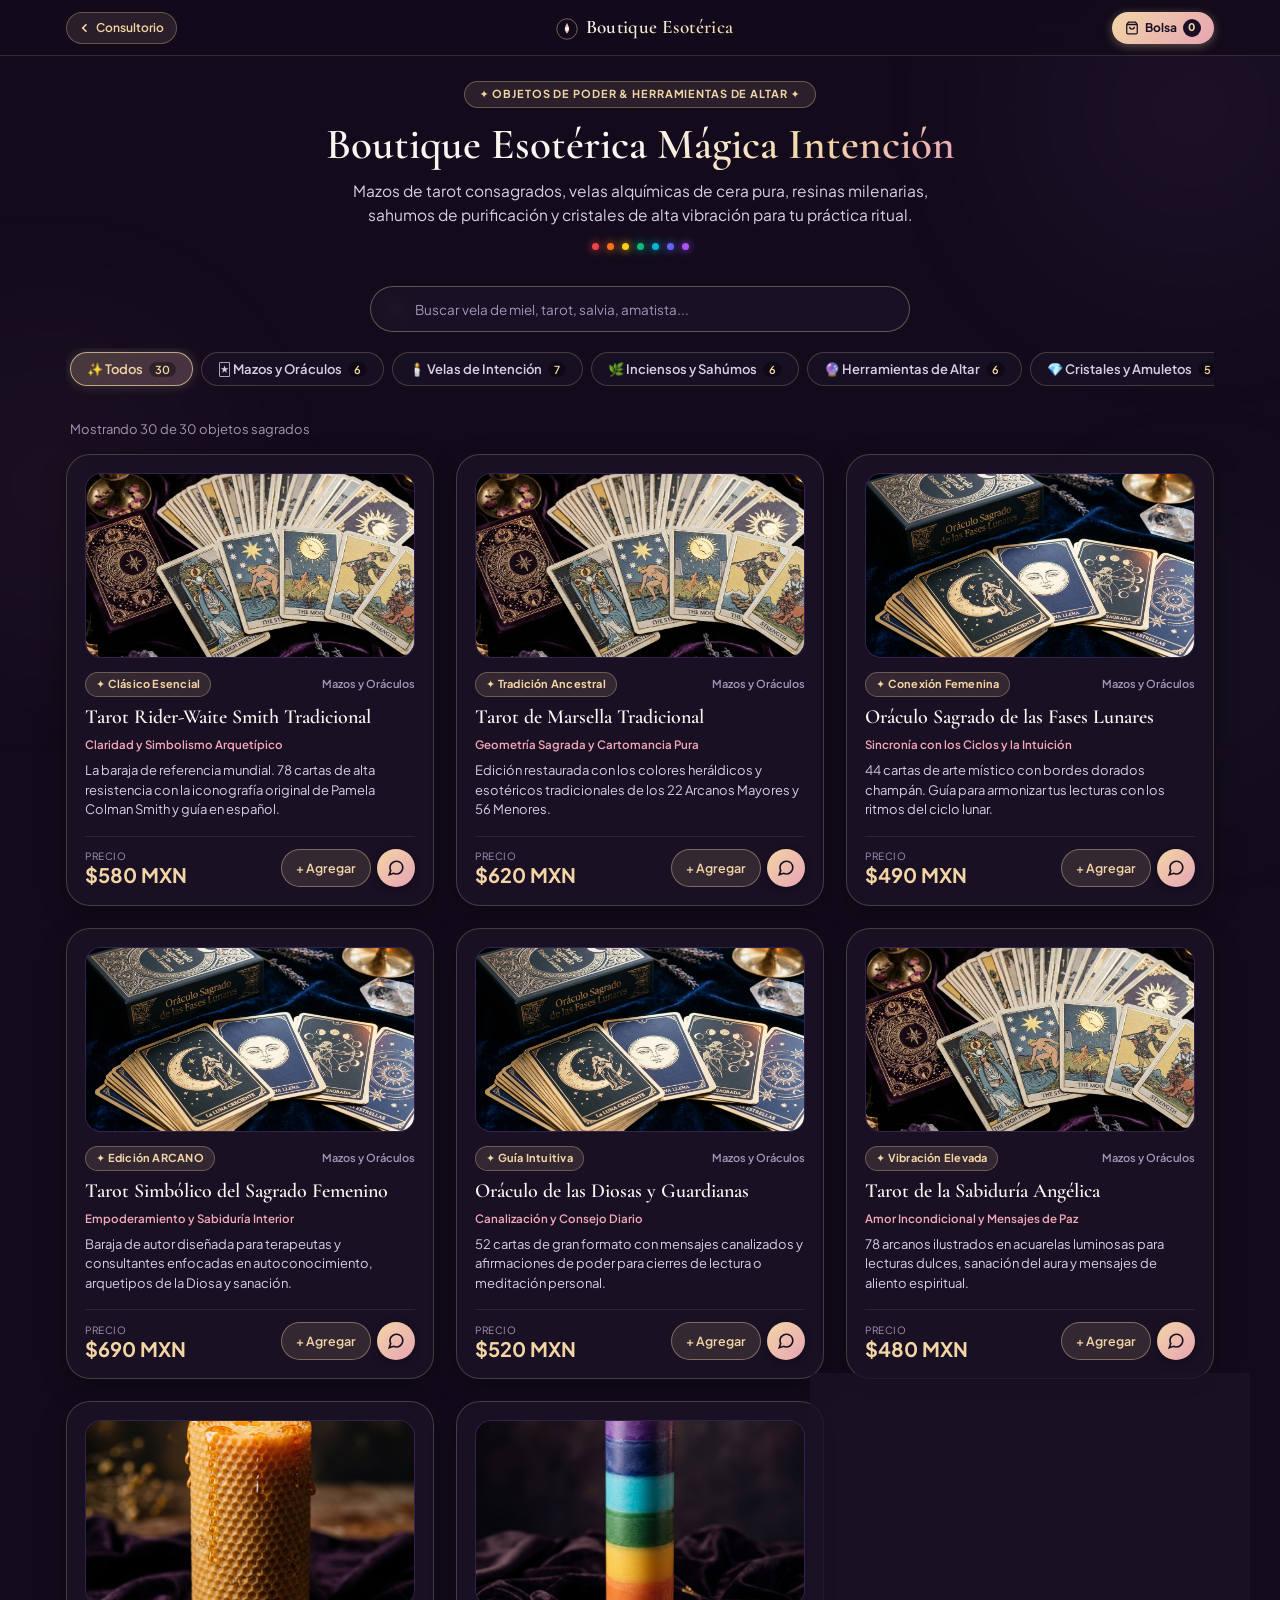
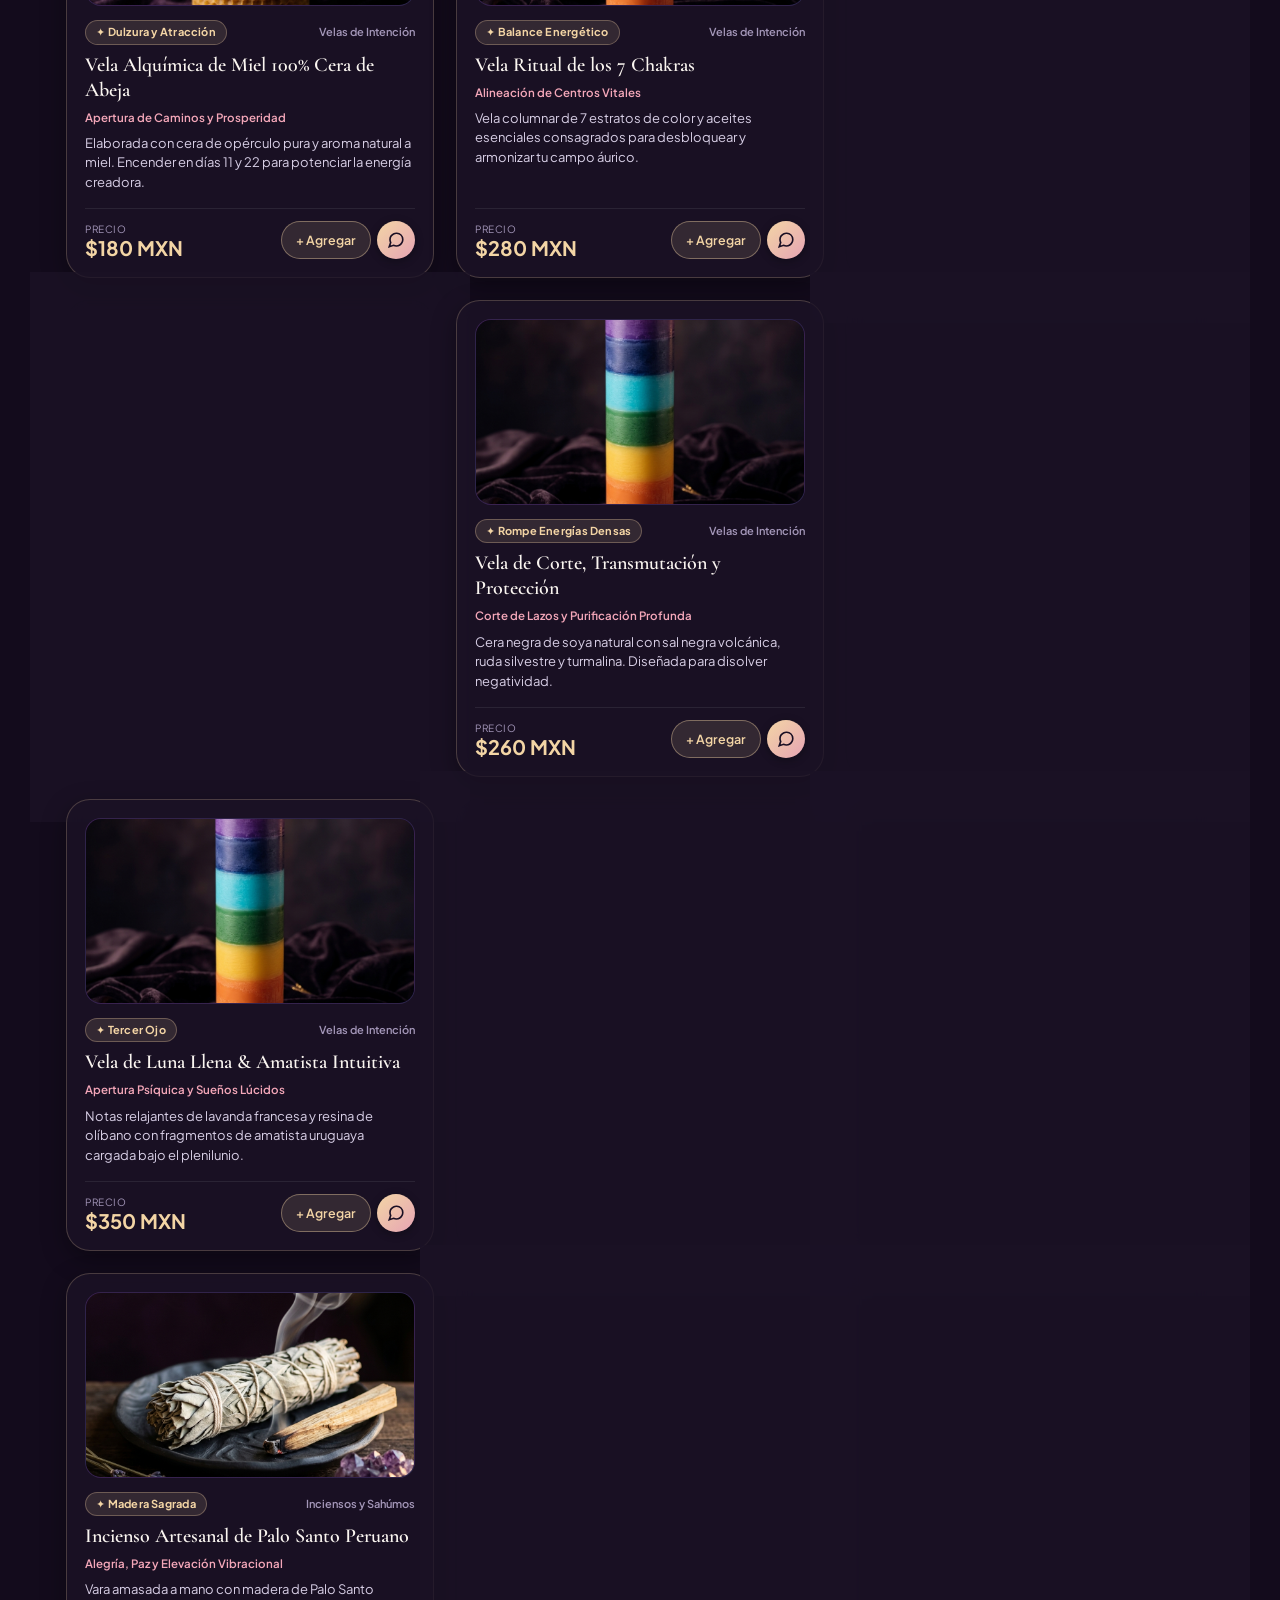
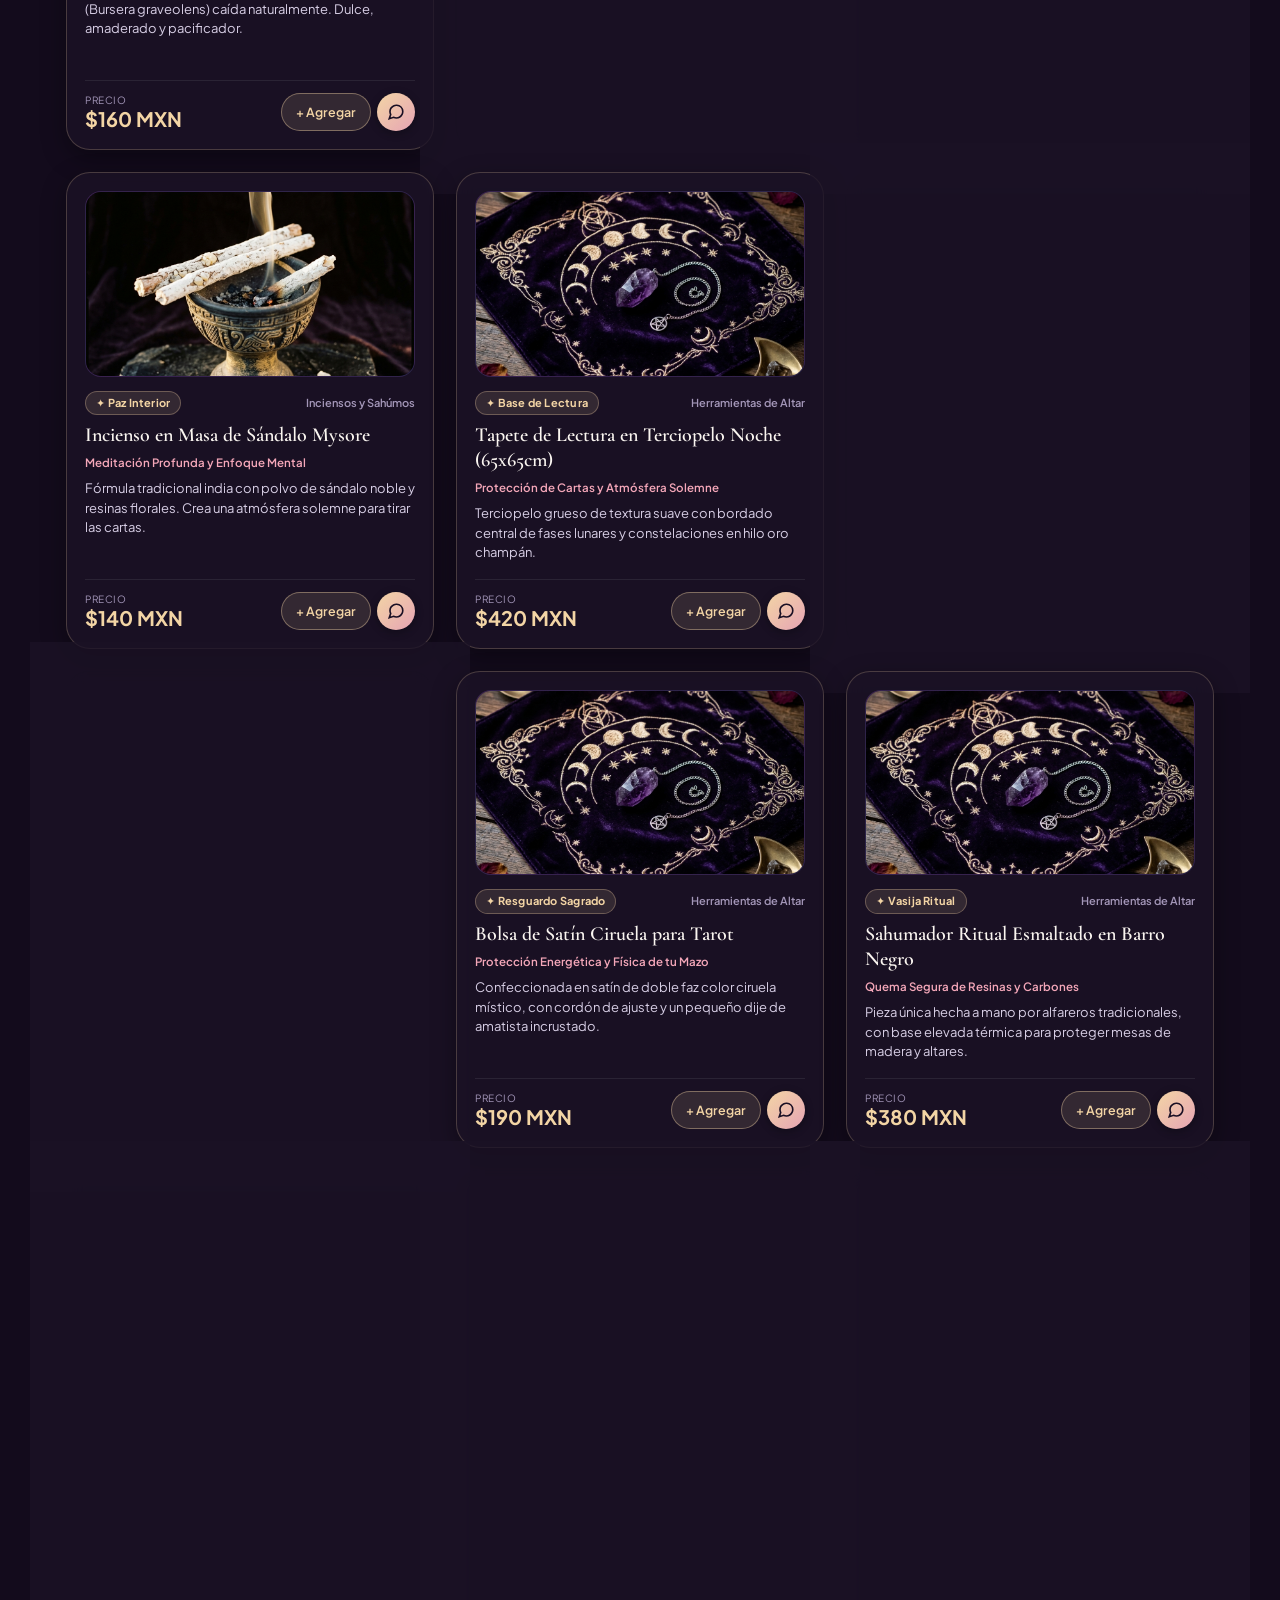
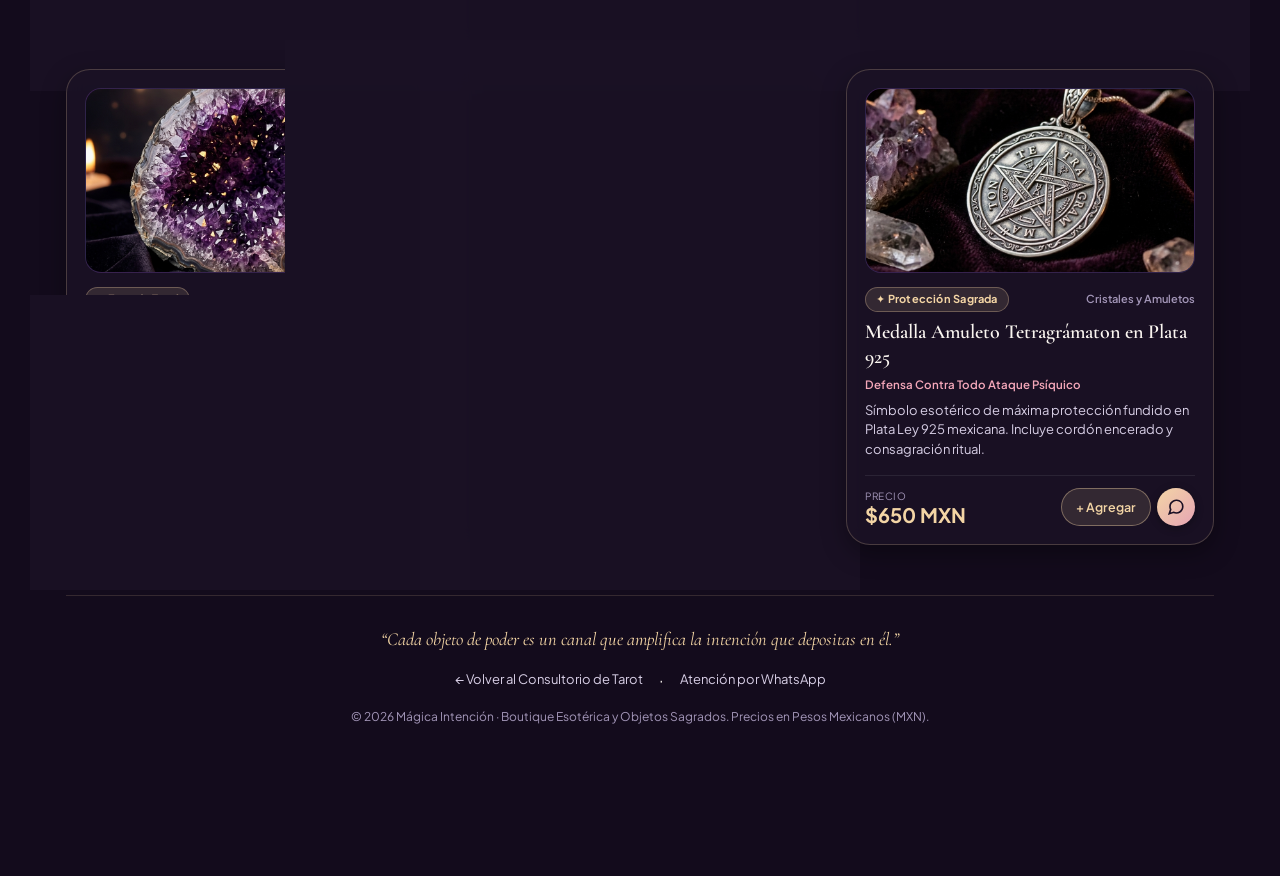
<file: boutique/index.html>
<!DOCTYPE html>
<html lang="es">

<head>
  <meta charset="UTF-8">
  <meta name="viewport" content="width=device-width, initial-scale=1.0, maximum-scale=5.0">
  <meta http-equiv="X-UA-Compatible" content="ie=edge">

  <!-- SEO & OpenGraph Boutique -->
  <title>Boutique Esotérica &amp; Objetos de Poder — Mágica Intención</title>
  <meta name="description"
    content="Tienda esotérica boutique: Mazos de tarot, oráculos, velas alquímicas de cera pura, sahumos, resinas, herramientas de altar y cristales de alta vibración.">
  <meta name="theme-color" content="#130B1C">
  <link rel="canonical" href="https://magicaintencion.com/boutique">

  <!-- OpenGraph Protocol -->
  <meta property="og:type" content="website">
  <meta property="og:url" content="https://magicaintencion.com/boutique">
  <meta property="og:title" content="Boutique Esotérica — Mazos de Tarot, Velas &amp; Sahumos Sagrados">
  <meta property="og:description"
    content="Catálogo exclusivo de 30 objetos de poder: Mazos de tarot, velas ritualizadas, inciensos ancestrales y cristales consagrados.">
  <meta property="og:image" content="https://magicaintencion.com/og-tarot-modelo.jpg">
  <meta property="og:locale" content="es_MX">
  <meta property="og:site_name" content="Mágica Intención • Boutique Esotérica">

  <!-- Favicon SVG Embebido -->
  <link rel="icon" type="image/svg+xml"
    href="data:image/svg+xml,%3Csvg xmlns='http://www.w3.org/2000/svg' viewBox='0 0 32 32'%3E%3Crect width='32' height='32' rx='16' fill='%23130B1C'/%3E%3Ccircle cx='16' cy='16' r='10' stroke='%23F3D5A5' stroke-width='1.5' fill='none'/%3E%3Ccircle cx='16' cy='16' r='4' fill='%23F4A7B9'/%3E%3Ccircle cx='16' cy='8' r='1.5' fill='%237DD3C8'/%3E%3C/svg%3E">

  <!-- Google Fonts: Cormorant Garamond + Plus Jakarta Sans -->
  <link rel="preconnect" href="https://fonts.googleapis.com">
  <link rel="preconnect" href="https://fonts.gstatic.com" crossorigin>
  <link
    href="https://fonts.googleapis.com/css2?family=Cormorant+Garamond:ital,wght@0,500;0,600;0,700;1,400;1,600&family=Plus+Jakarta+Sans:wght@400;500;600;700;800&display=swap"
    rel="stylesheet">

  <link rel="stylesheet" href="boutique.css?v=5.0">
</head>

<body>

  <!-- AURAS MÍSTICAS AMBIENTALES -->
  <div class="ambient-aura ambient-aura--purple" aria-hidden="true"></div>
  <div class="ambient-aura ambient-aura--rose" aria-hidden="true"></div>
  <div class="ambient-aura ambient-aura--teal" aria-hidden="true"></div>

  <!-- CABECERA FIJA COMPACTA BOUTIQUE -->
  <header class="boutique-header">
    <div class="container boutique-header-inner">
      <a href="../" class="btn-back-home" title="Volver al Consultorio de Tarot">
        <svg viewBox="0 0 16 16" width="12" height="12" fill="none" stroke="currentColor" stroke-width="2.2"
          aria-hidden="true">
          <path d="M10 13L5 8l5-5" />
        </svg>
        <span>Consultorio</span>
      </a>

      <a href="./" class="boutique-brand" aria-label="Boutique Mágica Intención">
        <span class="boutique-brand-logo" aria-hidden="true">
          <svg viewBox="0 0 28 28" width="22" height="22" fill="none">
            <circle cx="14" cy="14" r="13" stroke="rgba(243, 213, 165, 0.45)" stroke-width="1.2" />
            <path d="M14 6 C12 11 9 14 14 20 C19 14 16 11 14 6 Z" fill="url(#champagneLotoBoutique)" />
            <circle cx="14" cy="14" r="2.5" fill="#FAF5F0" />
            <defs>
              <linearGradient id="champagneLotoBoutique" x1="9" y1="6" x2="19" y2="20" gradientUnits="userSpaceOnUse">
                <stop offset="0%" stop-color="#F3D5A5" />
                <stop offset="100%" stop-color="#E6A4B4" />
              </linearGradient>
            </defs>
          </svg>
        </span>
        <span class="boutique-brand-text">Boutique Esotérica</span>
      </a>

      <div class="boutique-header-actions">
        <button type="button" class="btn-cart-toggle" data-open-cart aria-label="Abrir bolsa de compras">
          <svg viewBox="0 0 24 24" width="14" height="14" fill="none" stroke="currentColor" stroke-width="2.2">
            <path d="M6 2L3 6v14a2 2 0 0 0 2 2h14a2 2 0 0 0 2-2V6l-3-4zM3 6h18M16 10a4 4 0 0 1-8 0" />
          </svg>
          <span>Bolsa</span>
          <span class="cart-counter" id="header-cart-count">0</span>
        </button>
      </div>
    </div>
  </header>

  <!-- CONTENIDO PRINCIPAL -->
  <main class="container">

    <!-- HERO BOUTIQUE -->
    <section class="boutique-hero">
      <div class="boutique-hero-tag">
        <span>✦ Objetos de Poder &amp; Herramientas de Altar ✦</span>
      </div>
      <h1 class="boutique-title">
        Boutique Esotérica <span>Mágica Intención</span>
      </h1>
      <p class="boutique-subtitle">
        Mazos de tarot consagrados, velas alquímicas de cera pura, resinas milenarias, sahumos de purificación y cristales
        de alta vibración para tu práctica ritual.
      </p>

      <!-- Fila de los 7 Chakras -->
      <div class="chakras-separator" aria-label="Línea de los 7 Chakras">
        <span class="chakra-dot chakra-1" title="Chakra Raíz"></span>
        <span class="chakra-dot chakra-2" title="Chakra Sacro"></span>
        <span class="chakra-dot chakra-3" title="Chakra Plexo Solar"></span>
        <span class="chakra-dot chakra-4" title="Chakra Corazón"></span>
        <span class="chakra-dot chakra-5" title="Chakra Garganta"></span>
        <span class="chakra-dot chakra-6" title="Chakra Tercer Ojo"></span>
        <span class="chakra-dot chakra-7" title="Chakra Corona"></span>
      </div>
    </section>

    <!-- BARRA DE BÚSQUEDA Y CHIPS DE FILTRO POR CATEGORÍA -->
    <section class="controls-bar" aria-label="Búsqueda y filtros">
      <!-- Buscador en tiempo real -->
      <div class="search-wrap">
        <svg class="search-icon-svg" viewBox="0 0 24 24" width="18" height="18" fill="none" stroke="currentColor"
          stroke-width="2.2" aria-hidden="true">
          <circle cx="11" cy="11" r="8" />
          <line x1="21" y1="21" x2="16.65" y2="16.65" />
        </svg>
        <input type="text" id="search-input" class="search-input"
          placeholder="Buscar vela de miel, tarot, salvia, amatista..." autocomplete="off"
          aria-label="Buscar en el catálogo">
        <button type="button" id="btn-clear-search" class="btn-clear-search" aria-label="Limpiar búsqueda">✕</button>
      </div>

      <!-- Chips de categoría con scroll táctil en móvil -->
      <div class="category-chips" role="tablist" aria-label="Categorías de productos">
        <button type="button" class="chip-btn is-active" data-category="all" role="tab" aria-selected="true">
          <span>✨ Todos</span>
          <span class="chip-count">30</span>
        </button>
        <button type="button" class="chip-btn" data-category="tarot" role="tab" aria-selected="false">
          <span>🃏 Mazos y Oráculos</span>
          <span class="chip-count">6</span>
        </button>
        <button type="button" class="chip-btn" data-category="velas" role="tab" aria-selected="false">
          <span>🕯️ Velas de Intención</span>
          <span class="chip-count">7</span>
        </button>
        <button type="button" class="chip-btn" data-category="inciensos" role="tab" aria-selected="false">
          <span>🌿 Inciensos y Sahúmos</span>
          <span class="chip-count">6</span>
        </button>
        <button type="button" class="chip-btn" data-category="herramientas" role="tab" aria-selected="false">
          <span>🔮 Herramientas de Altar</span>
          <span class="chip-count">6</span>
        </button>
        <button type="button" class="chip-btn" data-category="cristales" role="tab" aria-selected="false">
          <span>💎 Cristales y Amuletos</span>
          <span class="chip-count">5</span>
        </button>
      </div>
    </section>

    <!-- CONTADOR DE RESULTADOS -->
    <div class="products-counter-text" id="products-count">
      Mostrando 30 objetos sagrados
    </div>

    <!-- ESTADO VACÍO (CUANDO LA BÚSQUEDA NO COINCIDE) -->
    <div class="empty-state" id="empty-state" aria-live="polite">
      <div class="empty-state-icon">🔮</div>
      <h3 class="empty-state-title">No encontramos piezas con esa búsqueda</h3>
      <p class="empty-state-desc">Prueba buscando palabras como "tarot", "miel", "copal", "amatista" o "vela".</p>
      <button type="button" class="btn-reset-filters" id="btn-reset-filters">Ver todo el catálogo (30)</button>
    </div>

    <!-- GRID DINÁMICO DE LOS 30 PRODUCTOS -->
    <section class="products-grid" id="products-grid" aria-label="Catálogo de productos esotéricos">
      <!-- Los productos se inyectan dinámicamente con JavaScript desde products.js -->
    </section>

    <!-- FOOTER BOUTIQUE -->
    <footer class="boutique-footer">
      <p class="boutique-footer-quote">
        &ldquo;Cada objeto de poder es un canal que amplifica la intención que depositas en él.&rdquo;
      </p>
      <div class="boutique-footer-links">
        <a href="../">← Volver al Consultorio de Tarot</a>
        <span>·</span>
        <a href="https://wa.me/528121912778?text=Hola%2C%20tengo%20una%20consulta%20sobre%20la%20Boutique%20Esot%C3%A9rica"
          target="_blank" rel="noopener noreferrer">Atención por WhatsApp</a>
      </div>
      <p class="boutique-copy">
        &copy; 2026 Mágica Intención · Boutique Esotérica y Objetos Sagrados. Precios en Pesos Mexicanos (MXN).
      </p>
    </footer>

  </main>

  <!-- BARRA FLOTANTE INFERIOR DE PEDIDO (MOBILE THUMB ZONE) -->
  <aside class="floating-order-bar" id="floating-order-bar" aria-label="Resumen de pedido rápido">
    <div class="floating-order-info">
      <span class="floating-order-count" id="floating-order-count">0 piezas</span>
      <span class="floating-order-total" id="floating-order-total">$0 MXN</span>
    </div>
    <button type="button" class="btn-open-cart-floating" data-open-cart>
      <span>Ver Bolsa y Pedir</span>
      <svg viewBox="0 0 16 16" width="13" height="13" fill="none" stroke="currentColor" stroke-width="2.2"
        aria-hidden="true">
        <path d="M6 3l5 5-5 5" />
      </svg>
    </button>
  </aside>

  <!-- DRAWER / MODAL DEL CARRITO ("BOLSA SAGRADA") -->
  <div class="cart-modal-backdrop" id="cart-modal-backdrop" aria-hidden="true">
    <div class="cart-drawer" role="dialog" aria-modal="true" aria-labelledby="cart-drawer-title">
      <div class="cart-drawer-header">
        <div class="cart-drawer-title-wrap">
          <span style="font-size: 20px;">🛍️</span>
          <h2 class="cart-drawer-title" id="cart-drawer-title">Tu Bolsa de Pedido</h2>
        </div>
        <button type="button" class="btn-close-cart" data-close-cart aria-label="Cerrar bolsa">✕</button>
      </div>

      <div class="cart-items-list" id="cart-items-list">
        <!-- Elementos del carrito inyectados dinámicamente -->
      </div>

      <div class="cart-drawer-footer">
        <div class="cart-total-row">
          <span class="cart-total-label">Total estimado (MXN):</span>
          <span class="cart-total-amount" id="cart-total-amount">$0 MXN</span>
        </div>

        <a href="#" class="btn-checkout-wa" id="btn-checkout-wa" target="_blank" rel="noopener noreferrer">
          <svg viewBox="0 0 24 24" width="20" height="20" fill="none" stroke="currentColor" stroke-width="2.2"
            aria-hidden="true">
            <path
              d="M21 11.5a8.38 8.38 0 0 1-.9 3.8 8.5 8.5 0 0 1-7.6 4.7 8.38 8.38 0 0 1-3.8-.9L3 21l1.9-5.7a8.38 8.38 0 0 1-.9-3.8 8.5 8.5 0 0 1 4.7-7.6 8.38 8.38 0 0 1 3.8-.9h.5a8.48 8.48 0 0 1 8 8v.5z" />
          </svg>
          <span>Enviar Pedido a WhatsApp</span>
        </a>

        <p class="cart-note">
          ✦ Tu pedido se enviará desglosado a nuestro WhatsApp oficial (+52 81 2191 2778) para coordinar entrega o envío de cortesía.
        </p>
      </div>
    </div>
  </div>

  <!-- SCRIPTS FRONTEND PUROS (CERO BACKEND) -->
  <script src="products.js?v=5.0"></script>
  <script src="boutique.js?v=5.0"></script>
</body>

</html>
</file>
<file: styles.css>
/* ==========================================================================
   ARCANO • Consultorio de Tarot Simbólico & Sabiduría Femenina
   PULIDO VISUAL MOBILE-FIRST — AURA FEMENINA BOUTIQUE (PIEDRAS PRECIOSAS)
   Fondo: Ciruela / Índigo Profundo (#130B1C) con Glassmorphism 24px
   ========================================================================== */

/* --------------------------------------------------------------------------
   1. VARIABLES & PALETA BOUTIQUE DE PIEDRAS PRECIOSAS (CERO NEÓN)
   -------------------------------------------------------------------------- */
:root {
  /* Fondo Envolvente Ciruela / Índigo Profundo */
  --bg-deep: #130B1C;
  --bg-surface: #1B1026;
  --bg-surface-elevated: #241634;
  --bg-glass-card: rgba(28, 17, 40, 0.65);
  --bg-glass-card-hover: rgba(36, 22, 52, 0.78);

  /* Paleta Holística de Piedras Preciosas & Aura Suave */
  --gem-rosequartz: #F4A7B9;
  /* Cuarzo Rosa */
  --gem-amethyst: #C084FC;
  /* Amatista Suave */
  --gem-champagne: #F3D5A5;
  /* Dorado Champán */
  --gem-aquamarine: #7DD3C8;
  /* Aguamarina Suave */
  --gem-garnet: #D9777F;
  /* Granate / Rubí Suave */
  --gem-amber: #EAA86C;
  /* Ámbar Miel */
  --gem-sapphire: #818CF8;
  /* Zafiro Índigo */

  /* Degradado Boutique Principal para Botones */
  --grad-champagne-rose: linear-gradient(135deg, #F3D5A5 0%, #E6A4B4 100%);
  --grad-champagne-hover: linear-gradient(135deg, #FAF0DE 0%, #EAA8B8 100%);
  --grad-card-featured: linear-gradient(180deg, rgba(243, 213, 165, 0.12) 0%, rgba(28, 17, 40, 0.85) 100%);

  /* Tipografía Editorial Femenina */
  --text-ivory: #FAF5F0;
  /* Marfil Cálido */
  --text-pearl-lilac: #D8CFE6;
  /* Lila Perla Suave para Lectura */
  --text-muted: #A396B8;
  /* Malva Apagado para Notas */
  --text-dark: #1A0F24;
  /* Contraste Óptimo sobre Botón Dorado */

  /* Fuentes */
  --font-serif: 'Cormorant Garamond', Garamond, 'Times New Roman', serif;
  --font-sans: 'Plus Jakarta Sans', -apple-system, BlinkMacSystemFont, 'Segoe UI', Roboto, sans-serif;

  /* Glassmorphism Boutique: Bordes Finos Translúcidos y Curvas Suaves */
  --border-glass: 1px solid rgba(255, 255, 255, 0.12);
  --border-glass-delicate: 1px solid rgba(243, 213, 165, 0.28);
  --radius-card: 24px;
  /* Esquinas Redondeadas Boutique */
  --radius-full: 999px;
  --transition-smooth: 0.25s cubic-bezier(0.16, 1, 0.3, 1);
}

/* --------------------------------------------------------------------------
   2. RESET & REGLAS MÓVILES GLOBALES (CERO DESBORDE)
   -------------------------------------------------------------------------- */
*,
*::before,
*::after {
  box-sizing: border-box;
  margin: 0;
  padding: 0;
}

html,
body {
  width: 100%;
  max-width: 100%;
  overflow-x: hidden;
  background-color: var(--bg-deep);
  color: var(--text-pearl-lilac);
  font-family: var(--font-sans);
  font-size: 16px;
  line-height: 1.55;
  -webkit-text-size-adjust: 100%;
  -webkit-font-smoothing: antialiased;
}

body {
  position: relative;
  background-image:
    radial-gradient(circle at 50% 0%, rgba(192, 132, 252, 0.15) 0%, transparent 60%),
    radial-gradient(circle at 10% 40%, rgba(244, 167, 185, 0.12) 0%, transparent 50%),
    radial-gradient(circle at 90% 70%, rgba(125, 211, 200, 0.1) 0%, transparent 50%);
  background-attachment: scroll;
}

a {
  color: inherit;
  text-decoration: none;
}

button,
input {
  font-family: inherit;
}

.container {
  width: 100%;
  max-width: 500px;
  margin-left: auto;
  margin-right: auto;
  padding-left: 18px;
  padding-right: 18px;
}

@media (min-width: 768px) {
  .container {
    max-width: 780px;
    padding-left: 24px;
    padding-right: 24px;
  }
}

/* --------------------------------------------------------------------------
   3. AURA SUAVE DE FONDO (ACUARELA DIFUMINADA, CERO BRILLOS NEÓN)
   -------------------------------------------------------------------------- */
.ambient-aura {
  position: absolute;
  pointer-events: none;
  border-radius: 50%;
  z-index: 0;
  filter: blur(80px);
  will-change: transform;
}

.ambient-aura--purple {
  top: -40px;
  right: -60px;
  width: 300px;
  height: 300px;
  background: radial-gradient(circle, rgba(192, 132, 252, 0.14) 0%, transparent 70%);
}

.ambient-aura--rose {
  top: 420px;
  left: -80px;
  width: 280px;
  height: 280px;
  background: radial-gradient(circle, rgba(244, 167, 185, 0.12) 0%, transparent 70%);
}

/* --------------------------------------------------------------------------
   4. BANNER SUPERIOR ULTRA COMPACTO (1 LÍNEA A 11PX)
   -------------------------------------------------------------------------- */
.sample-top-bar {
  background: linear-gradient(90deg, #180D24 0%, #241436 50%, #180D24 100%);
  border-bottom: 1px solid rgba(243, 213, 165, 0.2);
  padding: 4px 10px;
  position: relative;
  z-index: 60;
  text-align: center;
}

.top-bar-content {
  display: flex;
  align-items: center;
  justify-content: center;
  gap: 6px;
  font-size: 11px;
  color: var(--text-pearl-lilac);
  line-height: 1.25;
  white-space: nowrap;
  overflow: hidden;
  text-overflow: ellipsis;
}

.top-sparkle {
  color: var(--gem-champagne);
  font-size: 10px;
}

.top-brand {
  color: var(--gem-champagne);
  font-weight: 700;
}

.top-level {
  color: var(--gem-rosequartz);
  font-weight: 600;
}

/* --------------------------------------------------------------------------
   5. HEADER MÓVIL DELGADO (HEIGHT: 52PX)
   -------------------------------------------------------------------------- */
.mobile-header {
  position: sticky;
  top: 0;
  height: 52px;
  background: rgba(19, 11, 28, 0.92);
  border-bottom: 1px solid rgba(255, 255, 255, 0.08);
  backdrop-filter: blur(12px);
  -webkit-backdrop-filter: blur(12px);
  z-index: 50;
  display: flex;
  align-items: center;
}

.header-inner {
  width: 100%;
  max-width: 500px;
  margin: 0 auto;
  padding: 0 18px;
  display: flex;
  align-items: center;
  justify-content: space-between;
}

@media (min-width: 768px) {
  .header-inner {
    max-width: 780px;
    padding: 0 24px;
  }
}

.header-brand {
  display: inline-flex;
  align-items: center;
  gap: 9px;
  text-decoration: none;
}

.header-symbol {
  display: inline-flex;
  align-items: center;
  justify-content: center;
  flex-shrink: 0;
  transform: translateY(4.5px); /* Ajuste óptico: baja el glifo 4.5px para centrarse perfectamente con el eje de Tarot Simbólico */
}

.header-symbol svg {
  display: block;
}

.header-brand-title {
  font-family: var(--font-serif);
  font-size: 1.22rem;
  font-weight: 600;
  line-height: 1;
  letter-spacing: 0.02em;
  background: linear-gradient(135deg, #FAF5F0, #F3D5A5);
  -webkit-background-clip: text;
  -webkit-text-fill-color: transparent;
  display: inline-block;
}

.header-actions {
  display: flex;
  align-items: center;
  gap: 8px;
}

/* ==========================================================================
   BOTÓN BOUTIQUE DE MÚSICA EN EL HEADER (DISEÑO JOYERO MÍSTICO)
   ========================================================================== */
.header-audio-pill,
.header-audio-btn {
  -webkit-appearance: none !important;
  -moz-appearance: none !important;
  appearance: none !important;
  display: inline-flex !important;
  align-items: center !important;
  gap: 6px !important;
  padding: 4px 12px !important;
  height: 32px !important;
  min-height: 32px !important;
  background: rgba(26, 14, 38, 0.88) !important;
  border: 1px solid rgba(243, 213, 165, 0.42) !important;
  border-radius: var(--radius-full) !important;
  color: var(--gem-champagne) !important;
  font-family: var(--font-sans) !important;
  font-size: 11.5px !important;
  font-weight: 600 !important;
  letter-spacing: 0.03em !important;
  cursor: pointer !important;
  outline: none !important;
  box-shadow: 0 2px 8px rgba(0, 0, 0, 0.35) !important;
  backdrop-filter: blur(10px) !important;
  -webkit-backdrop-filter: blur(10px) !important;
  transition: all var(--transition-smooth) !important;
  touch-action: manipulation !important;
  user-select: none !important;
  -webkit-user-select: none !important;
}

.header-audio-pill:hover,
.header-audio-pill:active,
.header-audio-btn:hover,
.header-audio-btn:active {
  background: rgba(45, 20, 65, 0.95) !important;
  border-color: rgba(243, 213, 165, 0.75) !important;
  box-shadow: 0 0 12px rgba(243, 213, 165, 0.3) !important;
  transform: scale(0.97) !important;
}

.header-audio-pill .audio-pill-wave,
.header-audio-btn .audio-pill-wave {
  display: inline-flex;
  align-items: center;
  justify-content: center;
  width: 14px;
  height: 14px;
  flex-shrink: 0;
  position: relative;
}

/* Ícono de Play fino en oro champán */
.header-audio-pill .audio-icon-play,
.header-audio-btn .audio-icon-play {
  color: var(--gem-champagne);
  transition: transform 0.2s ease;
}

/* Micro-ecualizador boutique animado de 3 barritas */
.audio-icon-eq {
  display: inline-flex;
  align-items: flex-end;
  justify-content: space-between;
  width: 12px;
  height: 11px;
  gap: 2px;
}

.audio-icon-eq .eq-bar {
  width: 2.2px;
  background: var(--gem-champagne);
  border-radius: 2px;
  display: inline-block;
  transform-origin: bottom;
}

.audio-icon-eq .bar-1 {
  height: 5px;
}
.audio-icon-eq .bar-2 {
  height: 10px;
}
.audio-icon-eq .bar-3 {
  height: 7px;
}

/* Estado: EN PAUSA */
.header-audio-pill.is-paused .audio-icon-play,
.header-audio-btn.is-paused .audio-icon-play {
  display: block !important;
}
.header-audio-pill.is-paused .audio-icon-eq,
.header-audio-btn.is-paused .audio-icon-eq {
  display: none !important;
}
.header-audio-pill.is-paused .audio-pill-text,
.header-audio-btn.is-paused .audio-state-text {
  color: var(--gem-champagne);
  opacity: 0.95;
}

/* Estado: REPRODUCIENDO (Animación de ondas de sonido) */
.header-audio-pill.is-playing,
.header-audio-btn.is-playing {
  border-color: rgba(243, 213, 165, 0.65) !important;
  background: linear-gradient(135deg, rgba(45, 20, 65, 0.9), rgba(26, 14, 38, 0.95)) !important;
  box-shadow: 0 0 14px rgba(243, 213, 165, 0.35), inset 0 0 8px rgba(192, 132, 252, 0.15) !important;
}

.header-audio-pill.is-playing .audio-icon-play,
.header-audio-btn.is-playing .audio-icon-play {
  display: none !important;
}

.header-audio-pill.is-playing .audio-icon-eq,
.header-audio-btn.is-playing .audio-icon-eq {
  display: inline-flex !important;
}

.header-audio-pill.is-playing .audio-icon-eq .bar-1,
.header-audio-btn.is-playing .audio-icon-eq .bar-1 {
  animation: eqBounce1 0.9s ease-in-out infinite alternate;
}
.header-audio-pill.is-playing .audio-icon-eq .bar-2,
.header-audio-btn.is-playing .audio-icon-eq .bar-2 {
  animation: eqBounce2 0.75s ease-in-out infinite alternate 0.15s;
}
.header-audio-pill.is-playing .audio-icon-eq .bar-3,
.header-audio-btn.is-playing .audio-icon-eq .bar-3 {
  animation: eqBounce3 0.85s ease-in-out infinite alternate 0.3s;
}

@keyframes eqBounce1 {
  0% { height: 3px; }
  100% { height: 11px; }
}

@keyframes eqBounce2 {
  0% { height: 11px; }
  100% { height: 4px; }
}

@keyframes eqBounce3 {
  0% { height: 4px; }
  100% { height: 10px; }
}

.header-audio-pill .audio-pill-text,
.header-audio-btn .audio-state-text {
  font-size: 11.5px;
  line-height: 1;
}

.header-cta-btn {
  display: inline-flex;
  align-items: center;
  gap: 4px;
  padding: 5px 14px;
  min-height: 32px;
  height: 32px;
  border-radius: var(--radius-full);
  background: rgba(243, 213, 165, 0.12);
  border: 1px solid rgba(243, 213, 165, 0.35);
  color: var(--gem-champagne);
  font-size: 12.5px;
  font-weight: 600;
  transition: all var(--transition-smooth);
}

.header-cta-btn:active {
  transform: scale(0.96);
  background: rgba(243, 213, 165, 0.25);
}

/* --------------------------------------------------------------------------
   6. HERO SECTION / ABOVE-THE-FOLD BOUTIQUE EN CELULAR
   -------------------------------------------------------------------------- */
.hero-mobile {
  position: relative;
  z-index: 10;
  padding-top: 16px;
  padding-bottom: 24px;
  text-align: center;
}

.hero-mobile-container {
  display: flex;
  flex-direction: column;
  align-items: center;
}

/* --------------------------------------------------------------------------
   AVATAR CIRCULAR PROTAGONISTA (RECORTE HERMÉTICO CERO BORDES BLANCOS)
   -------------------------------------------------------------------------- */
.avatar-wrapper {
  display: flex;
  flex-direction: column;
  align-items: center;
  position: relative;
  margin-bottom: 8px;
}

.avatar-hero-container {
  position: relative;
  display: flex;
  align-items: center;
  justify-content: center;
  border-radius: 50%;
  /* Halo difuminado tipo aura en tonos amatista, cuarzo rosa y dorado */
  box-shadow: 0 0 35px rgba(192, 132, 252, 0.35), 0 0 65px rgba(244, 167, 185, 0.2);
  animation: avatarFloatAura 4s ease-in-out infinite;
  will-change: transform, opacity;
}

@keyframes avatarFloatAura {

  0%,
  100% {
    transform: translateY(0);
    opacity: 0.96;
  }

  50% {
    transform: translateY(-4px);
    opacity: 1;
  }
}

.avatar-circle-frame {
  width: 156px;
  height: 156px;
  aspect-ratio: 1 / 1;
  border-radius: 50%;
  overflow: hidden;
  border: 2px solid rgba(243, 213, 165, 0.55);
  background-color: #130B1C;
  position: relative;
  display: flex;
  align-items: center;
  justify-content: center;
  /* Anti-aliasing para recorte circular nítido en WebKit/Blink */
  -webkit-mask-image: -webkit-radial-gradient(white, black);
  mask-image: radial-gradient(white, black);
}

@media (min-width: 768px) {
  .avatar-circle-frame {
    width: 185px;
    height: 185px;
  }
}

.avatar-photo-hero {
  width: 100%;
  height: 100%;
  object-fit: cover;
  object-position: center;
  transform: scale(1.07);
  /* Zoom que empuja esquinas blancas fuera del recorte circular */
  display: block;
}

/* Etiqueta Flotante Superpuesta en la Parte Inferior */
.avatar-tag-pill {
  margin-top: -14px;
  z-index: 2;
  display: inline-flex;
  align-items: center;
  background: rgba(19, 11, 28, 0.88);
  border: 1px solid rgba(243, 213, 165, 0.5);
  border-radius: var(--radius-full);
  padding: 4px 14px;
  backdrop-filter: blur(8px);
  -webkit-backdrop-filter: blur(8px);
  box-shadow: 0 4px 14px rgba(0, 0, 0, 0.5);
}

.avatar-tag-text {
  font-size: 11.5px;
  font-weight: 600;
  color: var(--gem-champagne);
  letter-spacing: 0.02em;
}

/* Título Principal Personalizable con clamp() */
.hero-brand-name {
  font-family: var(--font-serif);
  font-size: clamp(1.5rem, 6.5vw, 2.35rem);
  font-weight: 600;
  line-height: 1.15;
  color: var(--text-ivory);
  margin: 8px 0 6px;
  text-wrap: balance;
  transition: color var(--transition-smooth);
}

.hero-brand-name.custom-pulse {
  animation: pulseBoutique 0.7s ease-out;
}

@keyframes pulseBoutique {
  0% {
    transform: scale(0.97);
    opacity: 0.8;
  }

  50% {
    transform: scale(1.02);
    color: var(--gem-champagne);
  }

  100% {
    transform: scale(1);
  }
}

/* Separador Minimalista de 7 Chakras (Piedras Preciosas Suaves) */
.chakras-bar {
  display: flex;
  align-items: center;
  justify-content: center;
  gap: 8px;
  margin: 6px 0 10px;
}

.chakra-dot {
  width: 7.5px;
  height: 7.5px;
  border-radius: 50%;
  display: inline-block;
  box-shadow: 0 0 5px currentColor;
  opacity: 0.85;
}

.chakra-dot--root {
  background-color: var(--gem-garnet);
  color: var(--gem-garnet);
}

.chakra-dot--sacral {
  background-color: var(--gem-amber);
  color: var(--gem-amber);
}

.chakra-dot--solar {
  background-color: var(--gem-champagne);
  color: var(--gem-champagne);
}

.chakra-dot--heart {
  background-color: #8FD8A8;
  color: #8FD8A8;
}

.chakra-dot--throat {
  background-color: var(--gem-aquamarine);
  color: var(--gem-aquamarine);
}

.chakra-dot--third-eye {
  background-color: var(--gem-sapphire);
  color: var(--gem-sapphire);
}

.chakra-dot--crown {
  background-color: var(--gem-amethyst);
  color: var(--gem-amethyst);
}

/* Subtítulo Corto y Femenino */
.hero-short-sub {
  font-family: var(--font-serif);
  font-size: clamp(1.1rem, 3.8vw, 1.4rem);
  font-style: italic;
  color: var(--gem-champagne);
  line-height: 1.35;
  margin-bottom: 14px;
  max-width: 360px;
}

/* Botón Principal Elegante (Degradado Oro Champán / Rosa Dorado) */
.hero-cta-wrap {
  width: 100%;
  max-width: 360px;
  margin-bottom: 12px;
}

.btn-primary-mobile {
  width: 100%;
  min-height: 48px;
  padding: 12px 20px;
  border-radius: var(--radius-full);
  background: var(--grad-champagne-rose);
  border: none;
  color: var(--text-dark);
  font-size: 15px;
  font-weight: 700;
  display: inline-flex;
  align-items: center;
  justify-content: center;
  gap: 8px;
  box-shadow: 0 8px 24px rgba(243, 213, 165, 0.28), 0 2px 8px rgba(0, 0, 0, 0.3);
  cursor: pointer;
  transition: all var(--transition-smooth);
  touch-action: manipulation;
}

.btn-primary-mobile:active {
  transform: scale(0.97);
  box-shadow: 0 4px 14px rgba(243, 213, 165, 0.35);
}

.btn-whatsapp-icon {
  width: 20px;
  height: 20px;
  flex-shrink: 0;
  stroke: var(--text-dark);
}

/* Micro-puntos de Confianza */
.hero-trust-chips {
  display: flex;
  align-items: center;
  justify-content: center;
  flex-wrap: wrap;
  gap: 8px;
  font-size: 12px;
  color: var(--text-pearl-lilac);
  margin-top: 4px;
}

.chip-item {
  background: rgba(255, 255, 255, 0.05);
  border: 1px solid rgba(255, 255, 255, 0.1);
  border-radius: var(--radius-full);
  padding: 3px 10px;
  font-size: 11.5px;
}

/* --------------------------------------------------------------------------
   7. SECCIONES COMUNES MÓVILES (GLASSMORPHISM 24PX)
   -------------------------------------------------------------------------- */
.section-mobile {
  padding: 30px 0;
  position: relative;
  z-index: 10;
}

.section-header-compact {
  text-align: center;
  margin-bottom: 22px;
}

.section-badge-aura {
  display: inline-block;
  font-size: 11px;
  font-weight: 700;
  letter-spacing: 0.08em;
  color: var(--gem-champagne);
  margin-bottom: 4px;
}

.section-heading {
  font-family: var(--font-serif);
  font-size: clamp(1.5rem, 5.4vw, 2.15rem);
  font-weight: 600;
  color: var(--text-ivory);
  line-height: 1.2;
}

.section-lead-text {
  font-size: 14px;
  color: var(--text-pearl-lilac);
  margin-top: 5px;
}

/* --------------------------------------------------------------------------
   8. SECCIÓN SOBRE MÍ / TU ESPACIO SEGURO
   -------------------------------------------------------------------------- */
.story-box-mobile {
  background: var(--bg-glass-card);
  border: var(--border-glass);
  border-radius: var(--radius-card);
  padding: 22px 18px;
  margin-bottom: 20px;
  box-shadow: 0 12px 30px rgba(0, 0, 0, 0.4);
  backdrop-filter: blur(14px);
  -webkit-backdrop-filter: blur(14px);
}

.story-quote {
  font-family: var(--font-serif);
  font-size: 1.2rem;
  font-style: italic;
  color: var(--gem-champagne);
  text-align: center;
  margin-bottom: 14px;
  line-height: 1.45;
}

.story-placeholder {
  font-size: 14.5px;
  line-height: 1.65;
  color: var(--text-pearl-lilac);
}

.story-placeholder p:first-child {
  color: var(--text-ivory);
  font-weight: 600;
  margin-bottom: 10px;
}

.pillars-stack-mobile {
  display: flex;
  flex-direction: column;
  gap: 12px;
}

.pillar-row {
  display: flex;
  align-items: flex-start;
  gap: 14px;
  background: var(--bg-glass-card);
  border: var(--border-glass);
  border-radius: var(--radius-card);
  padding: 16px;
  backdrop-filter: blur(10px);
  -webkit-backdrop-filter: blur(10px);
}

.pillar-dot-icon {
  width: 40px;
  height: 40px;
  border-radius: 50%;
  display: flex;
  align-items: center;
  justify-content: center;
  flex-shrink: 0;
}

.dot--aquamarine {
  background: rgba(125, 211, 200, 0.14);
  border: 1px solid rgba(125, 211, 200, 0.4);
}

.dot--amethyst {
  background: rgba(192, 132, 252, 0.14);
  border: 1px solid rgba(192, 132, 252, 0.4);
}

.dot--champagne {
  background: rgba(243, 213, 165, 0.14);
  border: 1px solid rgba(243, 213, 165, 0.4);
}

.pillar-title {
  font-family: var(--font-serif);
  font-size: 1.2rem;
  font-weight: 600;
  color: var(--text-ivory);
  margin-bottom: 3px;
}

.pillar-desc {
  font-size: 13.5px;
  color: var(--text-pearl-lilac);
  line-height: 1.5;
}

/* --------------------------------------------------------------------------
   9. CATÁLOGO DE TARIFAS: ESTILO APP MÓVIL (GLASSMORPHISM 24PX)
   -------------------------------------------------------------------------- */
.cards-stack-mobile {
  display: flex;
  flex-direction: column;
  gap: 18px;
  margin-bottom: 16px;
}

.pricing-card-mobile {
  background: var(--bg-glass-card);
  border: var(--border-glass);
  border-radius: var(--radius-card);
  padding: 22px 18px 20px;
  display: flex;
  flex-direction: column;
  position: relative;
  backdrop-filter: blur(14px);
  -webkit-backdrop-filter: blur(14px);
  box-shadow: 0 10px 30px rgba(0, 0, 0, 0.35);
  transition: transform var(--transition-smooth);
}

/* Tarjeta Destacada ($450): Aura Champagne & Destello */
.card--featured-boutique {
  background: var(--grad-card-featured);
  border: 1.5px solid rgba(243, 213, 165, 0.45);
  box-shadow: 0 12px 35px rgba(0, 0, 0, 0.45), 0 0 25px rgba(243, 213, 165, 0.15);
}

.featured-boutique-badge {
  position: absolute;
  top: -11px;
  left: 50%;
  transform: translateX(-50%);
  background: var(--grad-champagne-rose);
  color: var(--text-dark);
  font-size: 10.5px;
  font-weight: 800;
  letter-spacing: 0.06em;
  padding: 3px 14px;
  border-radius: var(--radius-full);
  box-shadow: 0 4px 12px rgba(243, 213, 165, 0.4);
  white-space: nowrap;
}

.card-top {
  margin-bottom: 12px;
}

.card-name {
  font-family: var(--font-serif);
  font-size: 1.4rem;
  font-weight: 600;
  color: var(--text-ivory);
  line-height: 1.25;
  margin-bottom: 4px;
}

.card-short-desc {
  font-size: 13.5px;
  color: var(--text-pearl-lilac);
  line-height: 1.5;
}

/* FILA DE PRECIO Y DURACIÓN JUNTOS */
.card-price-row {
  display: flex;
  align-items: baseline;
  flex-wrap: wrap;
  gap: 8px;
  margin-bottom: 16px;
  padding-bottom: 14px;
  border-bottom: 1px solid rgba(255, 255, 255, 0.08);
}

.price-main {
  display: inline-flex;
  align-items: baseline;
  gap: 2px;
}

.price-currency {
  font-size: 1.35rem;
  font-weight: 600;
  color: var(--gem-champagne);
}

.price-val {
  font-family: var(--font-sans);
  font-size: 2.35rem;
  font-weight: 800;
  line-height: 1;
  color: var(--text-ivory);
}

.price-val--featured {
  color: var(--gem-champagne);
  text-shadow: 0 0 14px rgba(243, 213, 165, 0.35);
}

.price-code {
  font-size: 13px;
  font-weight: 700;
  color: var(--gem-champagne);
  margin-left: 2px;
}

.price-duration-separator {
  color: var(--gem-champagne);
  font-size: 1.4rem;
  font-weight: 700;
  line-height: 1;
  opacity: 0.8;
}

/* Insignias de Duración con Destello Chakra Específico */
.price-duration {
  font-family: var(--font-sans);
  font-size: 13.5px;
  font-weight: 700;
  padding: 4px 11px;
  border-radius: var(--radius-full);
  white-space: nowrap;
}

.duration--aquamarine {
  color: var(--gem-aquamarine);
  background: rgba(125, 211, 200, 0.12);
  border: 1px solid rgba(125, 211, 200, 0.4);
}

.duration--champagne {
  color: var(--gem-champagne);
  background: rgba(243, 213, 165, 0.14);
  border: 1px solid rgba(243, 213, 165, 0.5);
  box-shadow: 0 0 10px rgba(243, 213, 165, 0.18);
}

.duration--rosequartz {
  color: var(--gem-rosequartz);
  background: rgba(244, 167, 185, 0.12);
  border: 1px solid rgba(244, 167, 185, 0.4);
}

.card-perks-mobile {
  list-style: none;
  display: flex;
  flex-direction: column;
  gap: 8px;
  margin-bottom: 20px;
}

.card-perks-mobile li {
  display: flex;
  align-items: flex-start;
  gap: 8px;
  font-size: 13.5px;
  color: var(--text-pearl-lilac);
  line-height: 1.5;
}

.perk-bullet {
  font-size: 11px;
  line-height: 1.5;
}

.bullet--aquamarine {
  color: var(--gem-aquamarine);
}

.bullet--champagne {
  color: var(--gem-champagne);
}

.bullet--rosequartz {
  color: var(--gem-rosequartz);
}

/* Botones Táctiles de Tarjetas: min-height: 48px, width: 100% */
.btn-card-mobile {
  width: 100%;
  min-height: 48px;
  border-radius: var(--radius-full);
  display: flex;
  align-items: center;
  justify-content: center;
  gap: 6px;
  font-size: 15px;
  font-weight: 700;
  cursor: pointer;
  touch-action: manipulation;
  transition: all var(--transition-smooth);
}

.btn-card-mobile:active {
  transform: scale(0.97);
}

/* Botón secundario translúcido */
.btn--glass-secondary {
  background: rgba(243, 213, 165, 0.08);
  border: 1px solid rgba(243, 213, 165, 0.35);
  color: var(--text-ivory);
}

.btn--glass-secondary:active {
  background: rgba(243, 213, 165, 0.2);
}

/* Botón Destacado $450: Degradado Oro Champán / Rosa Dorado */
.btn--champagne-featured {
  background: var(--grad-champagne-rose);
  border: none;
  color: var(--text-dark);
  box-shadow: 0 6px 20px rgba(243, 213, 165, 0.3);
}

.btn--champagne-featured:active {
  box-shadow: 0 3px 12px rgba(243, 213, 165, 0.4);
}

.rate-note-mobile {
  font-size: 12px;
  color: var(--text-muted);
  text-align: center;
}

/* --------------------------------------------------------------------------
   10. MODALIDADES (GLASSMORPHISM 24PX)
   -------------------------------------------------------------------------- */
.modalities-stack-mobile {
  display: flex;
  flex-direction: column;
  gap: 14px;
}

.modality-box-mobile {
  background: var(--bg-glass-card);
  border: var(--border-glass);
  border-radius: var(--radius-card);
  padding: 18px;
  backdrop-filter: blur(12px);
  -webkit-backdrop-filter: blur(12px);
}

.modality-head {
  display: flex;
  align-items: center;
  gap: 12px;
  margin-bottom: 12px;
}

.modality-circle-icon {
  width: 42px;
  height: 42px;
  border-radius: 50%;
  display: flex;
  align-items: center;
  justify-content: center;
  flex-shrink: 0;
}

.icon--aquamarine {
  background: rgba(125, 211, 200, 0.12);
  border: 1px solid rgba(125, 211, 200, 0.35);
}

.icon--champagne {
  background: rgba(243, 213, 165, 0.12);
  border: 1px solid rgba(243, 213, 165, 0.35);
}

.modality-title {
  font-family: var(--font-serif);
  font-size: 1.25rem;
  font-weight: 600;
  color: var(--text-ivory);
  line-height: 1.2;
}

.badge-opc {
  font-family: var(--font-sans);
  font-size: 11px;
  color: var(--gem-rosequartz);
  font-weight: 600;
}

.modality-sub {
  font-size: 12px;
  color: var(--gem-champagne);
  font-weight: 500;
}

.location-banner-mobile {
  display: flex;
  align-items: flex-start;
  gap: 8px;
  background: rgba(243, 213, 165, 0.08);
  border: 1px dashed rgba(243, 213, 165, 0.45);
  border-radius: 12px;
  padding: 11px;
  margin-bottom: 10px;
}

.loc-pin {
  font-size: 15px;
  flex-shrink: 0;
}

.loc-text {
  font-size: 12.5px;
  font-weight: 600;
  color: var(--text-ivory);
  line-height: 1.45;
}

.modality-body {
  font-size: 13.5px;
  color: var(--text-pearl-lilac);
  line-height: 1.55;
}

/* --------------------------------------------------------------------------
   11. CONTACTO Y REDES SOCIALES
   -------------------------------------------------------------------------- */
.contact-card-mobile {
  background: var(--bg-glass-card);
  border: var(--border-glass-delicate);
  border-radius: var(--radius-card);
  padding: 26px 18px;
  box-shadow: 0 12px 35px rgba(0, 0, 0, 0.5);
  backdrop-filter: blur(14px);
  -webkit-backdrop-filter: blur(14px);
}

.contact-desc-mobile {
  font-size: 14px;
  color: var(--text-pearl-lilac);
  line-height: 1.55;
  margin-bottom: 20px;
}

.social-list-mobile {
  display: flex;
  flex-direction: column;
  gap: 10px;
  margin-bottom: 22px;
}

.social-row-btn {
  display: flex;
  align-items: center;
  justify-content: center;
  gap: 8px;
  min-height: 44px;
  background: rgba(255, 255, 255, 0.04);
  border: 1px solid rgba(255, 255, 255, 0.1);
  border-radius: var(--radius-full);
  color: var(--text-ivory);
  font-size: 13.5px;
  font-weight: 600;
  transition: all var(--transition-smooth);
}

.social-row-btn:active {
  transform: scale(0.98);
  background: rgba(243, 213, 165, 0.15);
}

.contact-main-btn-wrap {
  margin-bottom: 20px;
}

.closing-quote-mobile {
  border-top: 1px solid rgba(255, 255, 255, 0.08);
  padding-top: 16px;
}

.closing-quote-mobile p {
  font-family: var(--font-serif);
  font-size: 1.25rem;
  font-style: italic;
  color: var(--gem-champagne);
  line-height: 1.45;
}

/* --------------------------------------------------------------------------
   12. FOOTER MÓVIL (LIMPIEZA DE TECNOLOGÍA ARCANO, PADDING-BOTTOM: 95PX)
   -------------------------------------------------------------------------- */
.mobile-footer {
  background: #0B0610;
  border-top: 1px solid rgba(255, 255, 255, 0.06);
  padding-top: 24px;
  padding-bottom: 95px;
  /* CERO EMPALME CON BOTONES FLOTANTES */
  font-size: 12.5px;
  color: var(--text-muted);
  text-align: center;
}

.footer-ethics-mobile {
  display: flex;
  align-items: flex-start;
  gap: 8px;
  background: rgba(26, 15, 36, 0.7);
  border: 1px solid rgba(255, 255, 255, 0.08);
  border-radius: 12px;
  padding: 10px 12px;
  margin-bottom: 16px;
  text-align: left;
}

.ethics-symbol {
  font-size: 16px;
  flex-shrink: 0;
}

.footer-ethics-mobile p {
  font-size: 11.5px;
  line-height: 1.5;
  color: var(--text-pearl-lilac);
}

.footer-ethics-mobile strong {
  color: var(--gem-champagne);
}

.footer-bottom-mobile p {
  color: var(--text-muted);
}

/* --------------------------------------------------------------------------
   13. BOTÓN FLOTANTE DISCRETO: "TU NOMBRE" (LEFT: 14PX; BOTTOM: 16PX)
   -------------------------------------------------------------------------- */
.personalize-widget-mobile {
  position: fixed;
  left: 14px;
  bottom: 16px;
  z-index: 100;
}

.btn-personalize-pill {
  display: inline-flex;
  align-items: center;
  gap: 5px;
  padding: 8px 14px;
  min-height: 40px;
  background: rgba(28, 17, 40, 0.94);
  border: 1px solid rgba(243, 213, 165, 0.45);
  border-radius: var(--radius-full);
  color: var(--text-ivory);
  font-size: 12.5px;
  font-weight: 700;
  cursor: pointer;
  box-shadow: 0 4px 16px rgba(0, 0, 0, 0.5), 0 0 12px rgba(243, 213, 165, 0.2);
  touch-action: manipulation;
}

.btn-personalize-pill:active {
  transform: scale(0.95);
}

.sparkle-pulse {
  font-size: 13px;
}

.pill-title {
  color: var(--gem-champagne);
}

/* Popover Compacto para Celular */
.personalize-popup {
  position: absolute;
  bottom: 48px;
  left: 0;
  width: 295px;
  background: #1C1128;
  border: 1px solid rgba(243, 213, 165, 0.45);
  border-radius: var(--radius-card);
  padding: 16px;
  box-shadow: 0 14px 40px rgba(0, 0, 0, 0.8), 0 0 20px rgba(243, 213, 165, 0.15);
  z-index: 110;
  animation: popIn 0.2s ease-out;
}

@keyframes popIn {
  from {
    opacity: 0;
    transform: translateY(8px);
  }

  to {
    opacity: 1;
    transform: translateY(0);
  }
}

.personalize-popup[hidden] {
  display: none !important;
}

.pop-header {
  display: flex;
  align-items: flex-start;
  justify-content: space-between;
  margin-bottom: 8px;
}

.pop-tag {
  font-size: 10px;
  font-weight: 700;
  color: var(--gem-champagne);
  text-transform: uppercase;
}

.pop-title {
  font-family: var(--font-serif);
  font-size: 1.15rem;
  font-weight: 600;
  color: var(--text-ivory);
}

.pop-close {
  background: none;
  border: none;
  color: var(--text-pearl-lilac);
  font-size: 1.3rem;
  line-height: 1;
  padding: 0 4px;
  cursor: pointer;
}

.pop-label {
  display: block;
  font-size: 12px;
  color: var(--text-pearl-lilac);
  margin-bottom: 4px;
}

.pop-input-wrap {
  margin-bottom: 8px;
}

.pop-input {
  width: 100%;
  padding: 8px 12px;
  background: rgba(19, 11, 28, 0.95);
  border: 1px solid rgba(243, 213, 165, 0.4);
  border-radius: 10px;
  color: var(--text-ivory);
  font-size: 14px;
  outline: none;
}

.pop-input:focus {
  border-color: var(--gem-champagne);
  box-shadow: 0 0 10px rgba(243, 213, 165, 0.3);
}

.pop-explain-box {
  display: flex;
  align-items: flex-start;
  gap: 7px;
  background: rgba(243, 213, 165, 0.08);
  border: 1px solid rgba(243, 213, 165, 0.24);
  border-radius: 10px;
  padding: 8px 10px;
  margin-bottom: 12px;
}

.explain-icon {
  font-size: 13px;
  line-height: 1.3;
  flex-shrink: 0;
}

.explain-text {
  font-size: 11px;
  color: var(--text-pearl-lilac);
  line-height: 1.45;
}

.btn-pop-accept {
  width: 100%;
  min-height: 38px;
  border-radius: var(--radius-full);
  background: var(--grad-champagne-rose);
  border: none;
  color: var(--text-dark);
  font-size: 13px;
  font-weight: 700;
  display: inline-flex;
  align-items: center;
  justify-content: center;
  gap: 6px;
  cursor: pointer;
  margin-bottom: 6px;
  box-shadow: 0 4px 14px rgba(243, 213, 165, 0.28);
  transition: transform var(--transition-smooth), box-shadow var(--transition-smooth);
  touch-action: manipulation;
}

.btn-pop-accept:active {
  transform: scale(0.97);
}

.btn-pop-accept svg {
  stroke: var(--text-dark);
}

.quick-names {
  display: flex;
  gap: 6px;
  margin-bottom: 12px;
}

.btn-chip-name {
  background: rgba(243, 213, 165, 0.12);
  border: 1px solid rgba(243, 213, 165, 0.35);
  border-radius: var(--radius-full);
  padding: 3px 9px;
  font-size: 11px;
  color: var(--gem-champagne);
  cursor: pointer;
}

.pop-footer {
  display: flex;
  align-items: center;
  justify-content: space-between;
  border-top: 1px solid rgba(255, 255, 255, 0.08);
  padding-top: 8px;
  font-size: 11px;
}

.btn-pop-reset {
  background: none;
  border: none;
  color: var(--gem-rosequartz);
  text-decoration: underline;
  cursor: pointer;
}

.pop-badge {
  color: var(--gem-champagne);
  font-weight: 600;
}

/* --------------------------------------------------------------------------
   14. BOTÓN FLOTANTE DE WHATSAPP (RIGHT: 14PX; BOTTOM: 16PX) BOUTIQUE
   -------------------------------------------------------------------------- */
.floating-whatsapp-mobile {
  position: fixed;
  right: 14px;
  bottom: 16px;
  z-index: 100;
}

.btn-whatsapp-float {
  width: 50px;
  height: 50px;
  border-radius: 50%;
  background: var(--grad-champagne-rose);
  border: 1.5px solid #FAF5F0;
  display: flex;
  align-items: center;
  justify-content: center;
  box-shadow: 0 6px 20px rgba(243, 213, 165, 0.35), 0 2px 8px rgba(0, 0, 0, 0.4);
  position: relative;
  touch-action: manipulation;
}

.btn-whatsapp-float:active {
  transform: scale(0.93);
}

.pulse-aura {
  position: absolute;
  top: -3px;
  left: -3px;
  right: -3px;
  bottom: -3px;
  border-radius: 50%;
  border: 1px solid var(--gem-champagne);
  animation: pulseFloat 2.6s infinite;
  pointer-events: none;
}

@keyframes pulseFloat {
  0% {
    transform: scale(0.96);
    opacity: 0.8;
  }

  60% {
    transform: scale(1.25);
    opacity: 0;
  }

  100% {
    transform: scale(1.25);
    opacity: 0;
  }
}
/* ==========================================================================
   TÉRMINOS Y CONDICIONES EN EL FOOTER (DESPLEGABLE BOUTIQUE)
   ========================================================================== */
.footer-terms-wrap {
  margin-top: 18px;
  width: 100%;
  max-width: 720px;
  margin-left: auto;
  margin-right: auto;
}

.footer-terms-details {
  background: rgba(22, 13, 31, 0.7);
  border: 1px solid rgba(243, 213, 165, 0.28);
  border-radius: 16px;
  overflow: hidden;
  transition: all var(--transition-smooth);
  backdrop-filter: blur(10px);
  -webkit-backdrop-filter: blur(10px);
}

.footer-terms-details[open] {
  border-color: rgba(243, 213, 165, 0.5);
  box-shadow: 0 4px 20px rgba(0, 0, 0, 0.4);
}

.footer-terms-trigger {
  display: flex;
  align-items: center;
  justify-content: center;
  gap: 8px;
  padding: 10px 18px;
  cursor: pointer;
  list-style: none;
  user-select: none;
  -webkit-user-select: none;
  background: rgba(243, 213, 165, 0.05);
  transition: background var(--transition-smooth);
}

.footer-terms-trigger::-webkit-details-marker {
  display: none;
}

.footer-terms-trigger:hover,
.footer-terms-trigger:active {
  background: rgba(243, 213, 165, 0.12);
}

.terms-trigger-icon {
  font-size: 14px;
}

.terms-trigger-text {
  font-family: var(--font-sans);
  font-size: 12.5px;
  font-weight: 600;
  color: var(--gem-champagne);
  letter-spacing: 0.02em;
}

.terms-trigger-arrow {
  color: var(--gem-champagne);
  transition: transform 0.25s ease;
  flex-shrink: 0;
}

.footer-terms-details[open] .terms-trigger-arrow {
  transform: rotate(180deg);
}

.footer-terms-body {
  padding: 22px 18px;
  border-top: 1px solid rgba(243, 213, 165, 0.18);
  text-align: left;
  font-family: var(--font-sans);
  font-size: 13px;
  line-height: 1.65;
  color: #D8CFE6;
}

.terms-main-title {
  font-family: var(--font-serif);
  font-size: 1.15rem;
  font-weight: 600;
  color: #FAF5F0;
  text-align: center;
  margin-bottom: 4px;
  letter-spacing: 0.02em;
}

.terms-subtitle {
  font-size: 11.5px;
  font-weight: 600;
  color: var(--gem-champagne);
  text-align: center;
  margin-bottom: 22px;
  opacity: 0.9;
}

.terms-section {
  margin-bottom: 20px;
}

.terms-section:last-child {
  margin-bottom: 0;
}

.terms-section h4 {
  font-size: 13.5px;
  font-weight: 700;
  color: var(--gem-champagne);
  margin-bottom: 8px;
  letter-spacing: 0.01em;
}

.terms-section p {
  margin-bottom: 10px;
  color: #D8CFE6;
}

.terms-section p strong,
.terms-section li strong {
  color: #FAF5F0;
}

.terms-section ul {
  padding-left: 18px;
  margin-top: 6px;
  margin-bottom: 10px;
}

.terms-section li {
  margin-bottom: 8px;
  color: #D8CFE6;
}

.terms-contact-list {
  list-style: none;
  padding-left: 0 !important;
}

.terms-contact-list li {
  padding: 6px 0;
  border-bottom: 1px solid rgba(255, 255, 255, 0.06);
}

.terms-contact-list li:last-child {
  border-bottom: none;
}

.terms-link {
  color: var(--gem-champagne);
  text-decoration: underline;
  text-underline-offset: 3px;
  font-weight: 600;
  transition: color var(--transition-smooth);
}

.terms-link:hover,
.terms-link:active {
  color: #FAF5F0;
}

/* ==========================================================================
   CONEXIÓN CON LA BOUTIQUE ESOTÉRICA (HEADER Y BANNER INVITACIÓN)
   ========================================================================== */
.header-boutique-btn {
  display: inline-flex;
  align-items: center;
  gap: 5px;
  padding: 4px 12px;
  min-height: 32px;
  height: 32px;
  border-radius: var(--radius-full);
  background: rgba(243, 213, 165, 0.12);
  border: 1px solid rgba(243, 213, 165, 0.45);
  color: var(--gem-champagne);
  font-size: 11.5px;
  font-weight: 600;
  letter-spacing: 0.02em;
  text-decoration: none;
  box-shadow: 0 2px 8px rgba(0, 0, 0, 0.3);
  backdrop-filter: blur(8px);
  -webkit-backdrop-filter: blur(8px);
  transition: all var(--transition-smooth);
}

.header-boutique-btn:hover,
.header-boutique-btn:active {
  background: rgba(243, 213, 165, 0.22);
  border-color: rgba(243, 213, 165, 0.75);
  box-shadow: 0 0 14px rgba(243, 213, 165, 0.35);
  transform: scale(0.97);
  color: #FAF5F0;
}

.header-boutique-btn .btn-sparkle-icon {
  color: var(--gem-champagne);
  font-size: 11px;
  line-height: 1;
  flex-shrink: 0;
}

.boutique-invite-section {
  padding: 36px 0 20px;
  position: relative;
  z-index: 10;
}

.boutique-invite-card {
  position: relative;
  background: linear-gradient(135deg, rgba(38, 18, 54, 0.85), rgba(22, 13, 31, 0.9));
  border: 1px solid rgba(243, 213, 165, 0.35);
  border-radius: 24px;
  padding: 28px 20px;
  text-align: center;
  box-shadow: 0 10px 30px rgba(0, 0, 0, 0.45);
  backdrop-filter: blur(12px);
  -webkit-backdrop-filter: blur(12px);
  overflow: hidden;
}

.invite-halo {
  position: absolute;
  top: -40px;
  left: 50%;
  transform: translateX(-50%);
  width: 220px;
  height: 120px;
  background: radial-gradient(circle, rgba(243, 213, 165, 0.25) 0%, rgba(192, 132, 252, 0.15) 50%, transparent 70%);
  filter: blur(20px);
  pointer-events: none;
}

.invite-badge {
  display: inline-flex;
  align-items: center;
  padding: 4px 12px;
  border-radius: var(--radius-full);
  background: rgba(243, 213, 165, 0.12);
  border: 1px solid rgba(243, 213, 165, 0.35);
  color: var(--gem-champagne);
  font-size: 10.5px;
  font-weight: 700;
  letter-spacing: 0.06em;
  margin-bottom: 12px;
}

.invite-title {
  font-family: var(--font-serif);
  font-size: clamp(1.4rem, 4.5vw, 1.85rem);
  font-weight: 600;
  line-height: 1.25;
  color: var(--text-pure);
  margin-bottom: 10px;
}

.invite-desc {
  font-size: 13.5px;
  color: var(--text-pearl-lilac);
  line-height: 1.6;
  max-width: 580px;
  margin: 0 auto 20px;
}

.btn-invite-boutique {
  display: inline-flex;
  align-items: center;
  justify-content: center;
  gap: 8px;
  padding: 12px 24px;
  min-height: 48px;
  border-radius: var(--radius-full);
  background: linear-gradient(135deg, #F3D5A5, #E6A4B4);
  border: none;
  color: #1A0F24;
  font-family: var(--font-sans);
  font-size: 13.5px;
  font-weight: 700;
  text-decoration: none;
  box-shadow: 0 4px 16px rgba(243, 213, 165, 0.35);
  transition: transform 0.2s ease;
  touch-action: manipulation;
}

.btn-invite-boutique:active {
  transform: scale(0.97);
}
</file>
<file: boutique/boutique.css>
/* ==========================================================================
   BOUTIQUE ESOTÉRICA MÁGICA INTENCIÓN — ESTILOS FRONTEND PUROS
   Mobile-First (360px–430px) · Glassmorphism · Estética Mística Boutique
   ========================================================================== */

:root {
  /* Paleta Boutique Mística */
  --bg-deep: #130B1C;
  --bg-surface: #1B1226;
  --bg-card: rgba(27, 18, 38, 0.78);
  --bg-card-hover: rgba(38, 24, 54, 0.88);
  --bg-glass-elevated: rgba(22, 12, 32, 0.92);

  /* Acentos de Piedras Preciosas & Chakras */
  --gem-champagne: #F3D5A5;
  --gem-rose-gold: #E6A4B4;
  --gem-rose-quartz: #F4A7B9;
  --gem-amethyst: #C084FC;
  --gem-amethyst-dark: #2D1047;
  --gem-aquamarine: #7DD3C8;
  --gem-gold: #FACC15;

  /* Tipografías */
  --text-pure: #FAF5F0;
  --text-muted: #D8CFE6;
  --text-subtle: #A396B8;
  --font-serif: 'Cormorant Garamond', Georgia, serif;
  --font-sans: 'Plus Jakarta Sans', system-ui, -apple-system, sans-serif;

  /* Bordes y Sombras */
  --border-delicate: 1px solid rgba(243, 213, 165, 0.22);
  --border-glow: 1px solid rgba(243, 213, 165, 0.55);
  --radius-sm: 10px;
  --radius-md: 16px;
  --radius-lg: 24px;
  --radius-full: 9999px;

  --shadow-card: 0 8px 24px rgba(0, 0, 0, 0.35);
  --shadow-glow: 0 0 20px rgba(243, 213, 165, 0.22);
}

/* Reset y Base */
*, *::before, *::after {
  box-sizing: border-box;
  margin: 0;
  padding: 0;
}

html {
  font-size: 16px;
  scroll-behavior: smooth;
  -webkit-text-size-adjust: 100%;
}

body {
  font-family: var(--font-sans);
  background-color: var(--bg-deep);
  color: var(--text-pure);
  line-height: 1.5;
  overflow-x: hidden;
  position: relative;
  min-height: 100vh;
  padding-bottom: 110px; /* Espacio para barra flotante de carrito */
}

/* Fondos de Aura Suave */
.ambient-aura {
  position: fixed;
  border-radius: 50%;
  filter: blur(120px);
  pointer-events: none;
  z-index: 0;
  opacity: 0.45;
}

.ambient-aura--purple {
  width: 380px;
  height: 380px;
  top: -80px;
  right: -100px;
  background: radial-gradient(circle, rgba(192, 132, 252, 0.35) 0%, rgba(45, 16, 71, 0) 70%);
}

.ambient-aura--rose {
  width: 340px;
  height: 340px;
  top: 35%;
  left: -120px;
  background: radial-gradient(circle, rgba(244, 167, 185, 0.28) 0%, rgba(26, 20, 70, 0) 70%);
}

.ambient-aura--teal {
  width: 320px;
  height: 320px;
  bottom: 10%;
  right: -80px;
  background: radial-gradient(circle, rgba(125, 211, 200, 0.22) 0%, rgba(14, 59, 67, 0) 70%);
}

.container {
  width: 100%;
  max-width: 1180px;
  margin: 0 auto;
  padding: 0 16px;
  position: relative;
  z-index: 2;
}

/* ==========================================================================
   HEADER FIJO COMPACTO BOUTIQUE
   ========================================================================== */
.boutique-header {
  position: sticky;
  top: 0;
  left: 0;
  width: 100%;
  height: 56px;
  background: rgba(19, 11, 28, 0.92);
  backdrop-filter: blur(12px);
  -webkit-backdrop-filter: blur(12px);
  border-bottom: 1px solid rgba(243, 213, 165, 0.15);
  z-index: 100;
  display: flex;
  align-items: center;
}

.boutique-header-inner {
  display: flex;
  align-items: center;
  justify-content: space-between;
  width: 100%;
}

.boutique-brand {
  display: inline-flex;
  align-items: center;
  gap: 8px;
  text-decoration: none;
  color: var(--text-pure);
}

.boutique-brand-logo {
  display: inline-flex;
  align-items: center;
  justify-content: center;
  transform: translateY(2px);
}

.boutique-brand-text {
  font-family: var(--font-serif);
  font-size: 1.2rem;
  font-weight: 600;
  background: linear-gradient(135deg, #FAF5F0, #F3D5A5);
  -webkit-background-clip: text;
  -webkit-text-fill-color: transparent;
  letter-spacing: 0.02em;
}

.boutique-header-actions {
  display: flex;
  align-items: center;
  gap: 8px;
}

.btn-back-home {
  display: inline-flex;
  align-items: center;
  gap: 5px;
  padding: 5px 12px;
  height: 32px;
  border-radius: var(--radius-full);
  background: rgba(243, 213, 165, 0.1);
  border: 1px solid rgba(243, 213, 165, 0.3);
  color: var(--gem-champagne);
  font-size: 12px;
  font-weight: 600;
  text-decoration: none;
  transition: all 0.2s ease;
}

.btn-back-home:hover,
.btn-back-home:active {
  background: rgba(243, 213, 165, 0.2);
  border-color: rgba(243, 213, 165, 0.6);
  transform: scale(0.97);
}

.btn-cart-toggle {
  -webkit-appearance: none;
  appearance: none;
  display: inline-flex;
  align-items: center;
  gap: 6px;
  padding: 5px 13px;
  height: 32px;
  border-radius: var(--radius-full);
  background: linear-gradient(135deg, #F3D5A5, #E6A4B4);
  border: none;
  color: #1A0F24;
  font-family: var(--font-sans);
  font-size: 12px;
  font-weight: 700;
  cursor: pointer;
  box-shadow: 0 2px 10px rgba(243, 213, 165, 0.35);
  transition: transform 0.2s ease;
}

.btn-cart-toggle:active {
  transform: scale(0.95);
}

.cart-counter {
  display: inline-flex;
  align-items: center;
  justify-content: center;
  min-width: 18px;
  height: 18px;
  padding: 0 5px;
  border-radius: 9px;
  background: #1A0F24;
  color: #F3D5A5;
  font-size: 10.5px;
  font-weight: 800;
  line-height: 1;
}

/* ==========================================================================
   HERO BOUTIQUE
   ========================================================================== */
.boutique-hero {
  padding: 24px 0 16px;
  text-align: center;
}

.boutique-hero-tag {
  display: inline-flex;
  align-items: center;
  gap: 6px;
  padding: 4px 14px;
  border-radius: var(--radius-full);
  background: rgba(243, 213, 165, 0.1);
  border: 1px solid rgba(243, 213, 165, 0.32);
  color: var(--gem-champagne);
  font-size: 11px;
  font-weight: 700;
  text-transform: uppercase;
  letter-spacing: 0.08em;
  margin-bottom: 12px;
}

.boutique-title {
  font-family: var(--font-serif);
  font-size: clamp(1.8rem, 5.5vw, 2.7rem);
  font-weight: 600;
  line-height: 1.15;
  color: var(--text-pure);
  margin-bottom: 10px;
}

.boutique-title span {
  background: linear-gradient(135deg, #FAF5F0, #F3D5A5 55%, #E6A4B4);
  -webkit-background-clip: text;
  -webkit-text-fill-color: transparent;
}

.boutique-subtitle {
  font-size: clamp(14px, 3.8vw, 15.5px);
  color: var(--text-muted);
  max-width: 620px;
  margin: 0 auto 16px;
  line-height: 1.55;
}

/* Separador 7 Chakras Minimalista */
.chakras-separator {
  display: flex;
  align-items: center;
  justify-content: center;
  gap: 8px;
  margin: 16px 0 20px;
}

.chakra-dot {
  width: 7px;
  height: 7px;
  border-radius: 50%;
  display: inline-block;
  box-shadow: 0 0 8px currentColor;
}

.chakra-1 { color: #EF4444; background-color: #EF4444; } /* Raíz */
.chakra-2 { color: #F97316; background-color: #F97316; } /* Sacro */
.chakra-3 { color: #FACC15; background-color: #FACC15; } /* Solar */
.chakra-4 { color: #10B981; background-color: #10B981; } /* Corazón */
.chakra-5 { color: #06B6D4; background-color: #06B6D4; } /* Garganta */
.chakra-6 { color: #6366F1; background-color: #6366F1; } /* Tercer Ojo */
.chakra-7 { color: #A855F7; background-color: #A855F7; } /* Corona */

/* ==========================================================================
   BARRA DE BÚSQUEDA Y FILTROS POR CATEGORÍA (MOBILE SCROLL)
   ========================================================================== */
.controls-bar {
  margin-bottom: 24px;
}

.search-wrap {
  position: relative;
  margin-bottom: 16px;
  max-width: 540px;
  margin-left: auto;
  margin-right: auto;
}

.search-input {
  width: 100%;
  height: 46px;
  padding: 0 42px 0 44px;
  border-radius: var(--radius-full);
  background: rgba(27, 18, 38, 0.85);
  border: 1px solid rgba(243, 213, 165, 0.35);
  color: var(--text-pure);
  font-family: var(--font-sans);
  font-size: 14px;
  outline: none;
  backdrop-filter: blur(8px);
  -webkit-backdrop-filter: blur(8px);
  transition: all 0.25s ease;
}

.search-input::placeholder {
  color: var(--text-subtle);
  font-size: 13.5px;
}

.search-input:focus {
  border-color: rgba(243, 213, 165, 0.75);
  box-shadow: 0 0 16px rgba(243, 213, 165, 0.25);
  background: rgba(35, 22, 50, 0.95);
}

.search-icon-svg {
  position: absolute;
  left: 16px;
  top: 50%;
  transform: translateY(-50%);
  color: var(--gem-champagne);
  pointer-events: none;
}

.btn-clear-search {
  position: absolute;
  right: 14px;
  top: 50%;
  transform: translateY(-50%);
  background: none;
  border: none;
  color: var(--text-subtle);
  font-size: 16px;
  cursor: pointer;
  display: none;
  padding: 4px;
}

.btn-clear-search.is-visible {
  display: block;
}

/* Chips de Categorías con Scroll Horizontal Fluido en Móvil */
.category-chips {
  display: flex;
  align-items: center;
  gap: 8px;
  overflow-x: auto;
  padding: 4px 4px 10px;
  -webkit-overflow-scrolling: touch;
  scrollbar-width: none;
}

.category-chips::-webkit-scrollbar {
  display: none;
}

.chip-btn {
  -webkit-appearance: none;
  appearance: none;
  flex-shrink: 0;
  display: inline-flex;
  align-items: center;
  gap: 6px;
  padding: 8px 16px;
  border-radius: var(--radius-full);
  background: rgba(27, 18, 38, 0.7);
  border: 1px solid rgba(243, 213, 165, 0.22);
  color: var(--text-muted);
  font-family: var(--font-sans);
  font-size: 13px;
  font-weight: 600;
  cursor: pointer;
  white-space: nowrap;
  transition: all 0.25s ease;
  touch-action: manipulation;
}

.chip-btn:hover {
  background: rgba(45, 26, 62, 0.85);
  color: var(--text-pure);
}

.chip-btn.is-active {
  background: linear-gradient(135deg, rgba(243, 213, 165, 0.22), rgba(230, 164, 180, 0.25));
  border-color: rgba(243, 213, 165, 0.7);
  color: var(--gem-champagne);
  box-shadow: 0 0 12px rgba(243, 213, 165, 0.22);
}

.chip-count {
  font-size: 11px;
  padding: 1px 6px;
  border-radius: 10px;
  background: rgba(0, 0, 0, 0.35);
  color: var(--gem-champagne);
}

/* ==========================================================================
   GRID DE PRODUCTOS (MOBILE-FIRST 360PX–430PX)
   ========================================================================== */
.products-counter-text {
  font-size: 13px;
  color: var(--text-subtle);
  margin-bottom: 14px;
  padding: 0 4px;
}

.products-grid {
  display: grid;
  grid-template-columns: 1fr;
  gap: 16px;
}

@media (min-width: 640px) {
  .products-grid {
    grid-template-columns: repeat(2, 1fr);
    gap: 18px;
  }
}

@media (min-width: 1024px) {
  .products-grid {
    grid-template-columns: repeat(3, 1fr);
    gap: 22px;
  }
}

/* Tarjeta Individual de Producto */
.product-card {
  background: var(--bg-card);
  border: var(--border-delicate);
  border-radius: var(--radius-lg);
  padding: 18px;
  display: flex;
  flex-direction: column;
  position: relative;
  overflow: hidden;
  box-shadow: var(--shadow-card);
  backdrop-filter: blur(10px);
  -webkit-backdrop-filter: blur(10px);
  transition: all 0.3s ease;
}

.product-card:hover {
  background: var(--bg-card-hover);
  border-color: rgba(243, 213, 165, 0.5);
  box-shadow: 0 10px 28px rgba(0, 0, 0, 0.5), 0 0 20px rgba(192, 132, 252, 0.15);
  transform: translateY(-2px);
}

/* Cabecera / Ilustración Simbólica de la Tarjeta */
.product-visual-wrap {
  position: relative;
  width: 100%;
  aspect-ratio: 16 / 9;
  border-radius: var(--radius-md);
  background: linear-gradient(135deg, rgba(45, 16, 71, 0.8), rgba(26, 20, 70, 0.65));
  border: 1px solid rgba(255, 255, 255, 0.08);
  display: flex;
  align-items: center;
  justify-content: center;
  margin-bottom: 14px;
  overflow: hidden;
}

.product-real-img {
  width: 100%;
  height: 100%;
  object-fit: cover;
  object-position: center;
  transition: transform 0.45s cubic-bezier(0.16, 1, 0.3, 1);
  display: block;
  z-index: 1;
}

.product-card:hover .product-real-img {
  transform: scale(1.06);
}

.product-visual-halo {
  position: absolute;
  width: 90px;
  height: 90px;
  border-radius: 50%;
  background: radial-gradient(circle, rgba(243, 213, 165, 0.35) 0%, rgba(192, 132, 252, 0.15) 50%, transparent 70%);
  filter: blur(14px);
}

.product-visual-icon {
  position: relative;
  z-index: 2;
  width: 52px;
  height: 52px;
  color: var(--gem-champagne);
  display: flex;
  align-items: center;
  justify-content: center;
}

.product-visual-icon svg {
  width: 44px;
  height: 44px;
}

/* Badge de Intención */
.product-badge-wrap {
  display: flex;
  align-items: center;
  justify-content: space-between;
  margin-bottom: 8px;
}

.product-badge {
  display: inline-flex;
  align-items: center;
  gap: 4px;
  padding: 3px 10px;
  border-radius: var(--radius-full);
  background: rgba(243, 213, 165, 0.12);
  border: 1px solid rgba(243, 213, 165, 0.3);
  color: var(--gem-champagne);
  font-size: 11px;
  font-weight: 700;
  letter-spacing: 0.02em;
}

.product-category-tag {
  font-size: 11px;
  color: var(--text-subtle);
  font-weight: 600;
}

.product-title {
  font-family: var(--font-serif);
  font-size: 1.25rem;
  font-weight: 600;
  line-height: 1.25;
  color: var(--text-pure);
  margin-bottom: 6px;
}

.product-intent {
  font-size: 11.5px;
  font-weight: 600;
  color: var(--gem-rose-quartz);
  margin-bottom: 8px;
}

.product-desc {
  font-size: 13px;
  color: var(--text-muted);
  line-height: 1.5;
  margin-bottom: 16px;
  flex-grow: 1;
}

/* Pie de Tarjeta: Precio y Acciones */
.product-footer {
  display: flex;
  align-items: center;
  justify-content: space-between;
  gap: 10px;
  padding-top: 12px;
  border-top: 1px solid rgba(255, 255, 255, 0.08);
  margin-top: auto;
}

.product-price-box {
  display: flex;
  flex-direction: column;
}

.product-price-label {
  font-size: 10px;
  color: var(--text-subtle);
  text-transform: uppercase;
  letter-spacing: 0.05em;
}

.product-price-val {
  font-size: 1.25rem;
  font-weight: 700;
  color: var(--gem-champagne);
  line-height: 1.1;
  font-family: var(--font-sans);
}

.product-actions-btn-group {
  display: flex;
  align-items: center;
  gap: 6px;
}

.btn-add-cart {
  -webkit-appearance: none;
  appearance: none;
  display: inline-flex;
  align-items: center;
  justify-content: center;
  gap: 6px;
  padding: 8px 14px;
  min-height: 38px;
  border-radius: var(--radius-full);
  background: rgba(243, 213, 165, 0.12);
  border: 1px solid rgba(243, 213, 165, 0.4);
  color: var(--gem-champagne);
  font-family: var(--font-sans);
  font-size: 12.5px;
  font-weight: 600;
  cursor: pointer;
  transition: all 0.2s ease;
  touch-action: manipulation;
}

.btn-add-cart:hover,
.btn-add-cart:active {
  background: rgba(243, 213, 165, 0.24);
  border-color: rgba(243, 213, 165, 0.7);
  transform: scale(0.97);
}

.btn-direct-wa {
  -webkit-appearance: none;
  appearance: none;
  display: inline-flex;
  align-items: center;
  justify-content: center;
  width: 38px;
  height: 38px;
  border-radius: 50%;
  background: linear-gradient(135deg, #F3D5A5, #E6A4B4);
  border: none;
  color: #1A0F24;
  cursor: pointer;
  flex-shrink: 0;
  transition: all 0.2s ease;
  box-shadow: 0 2px 8px rgba(0, 0, 0, 0.3);
}

.btn-direct-wa:active {
  transform: scale(0.93);
}

/* ==========================================================================
   ESTADO VACÍO (SIN RESULTADOS DE BÚSQUEDA)
   ========================================================================== */
.empty-state {
  text-align: center;
  padding: 48px 16px;
  background: var(--bg-card);
  border-radius: var(--radius-lg);
  border: var(--border-delicate);
  margin-top: 12px;
  display: none;
}

.empty-state.is-visible {
  display: block;
}

.empty-state-icon {
  font-size: 38px;
  margin-bottom: 12px;
}

.empty-state-title {
  font-family: var(--font-serif);
  font-size: 1.3rem;
  color: var(--text-pure);
  margin-bottom: 6px;
}

.empty-state-desc {
  font-size: 13.5px;
  color: var(--text-muted);
  margin-bottom: 16px;
}

.btn-reset-filters {
  display: inline-flex;
  align-items: center;
  gap: 6px;
  padding: 8px 18px;
  border-radius: var(--radius-full);
  background: rgba(243, 213, 165, 0.15);
  border: 1px solid rgba(243, 213, 165, 0.4);
  color: var(--gem-champagne);
  font-size: 13px;
  font-weight: 600;
  cursor: pointer;
}

/* ==========================================================================
   BARRA FLOTANTE INFERIOR DE PEDIDO (MOBILE THUMB ZONE)
   ========================================================================== */
.floating-order-bar {
  position: fixed;
  bottom: 16px;
  left: 16px;
  right: 16px;
  max-width: 500px;
  margin: 0 auto;
  height: 60px;
  border-radius: var(--radius-full);
  background: rgba(26, 14, 38, 0.94);
  border: 1px solid rgba(243, 213, 165, 0.45);
  box-shadow: 0 10px 30px rgba(0, 0, 0, 0.65), 0 0 20px rgba(243, 213, 165, 0.2);
  backdrop-filter: blur(14px);
  -webkit-backdrop-filter: blur(14px);
  display: flex;
  align-items: center;
  justify-content: space-between;
  padding: 0 12px 0 18px;
  z-index: 90;
  transform: translateY(120px);
  opacity: 0;
  transition: all 0.35s cubic-bezier(0.16, 1, 0.3, 1);
  pointer-events: none;
}

.floating-order-bar.is-visible {
  transform: translateY(0);
  opacity: 1;
  pointer-events: auto;
}

.floating-order-info {
  display: flex;
  flex-direction: column;
}

.floating-order-count {
  font-size: 11.5px;
  color: var(--gem-rose-quartz);
  font-weight: 600;
}

.floating-order-total {
  font-size: 1.15rem;
  font-weight: 700;
  color: var(--gem-champagne);
  line-height: 1.1;
}

.btn-open-cart-floating {
  -webkit-appearance: none;
  appearance: none;
  display: inline-flex;
  align-items: center;
  gap: 8px;
  padding: 10px 20px;
  height: 44px;
  border-radius: var(--radius-full);
  background: linear-gradient(135deg, #F3D5A5, #E6A4B4);
  border: none;
  color: #1A0F24;
  font-family: var(--font-sans);
  font-size: 13px;
  font-weight: 700;
  cursor: pointer;
  box-shadow: 0 4px 14px rgba(243, 213, 165, 0.3);
  transition: transform 0.2s ease;
}

.btn-open-cart-floating:active {
  transform: scale(0.96);
}

/* ==========================================================================
   DRAWER / MODAL DEL CARRITO DE COMPRAS ("BOLSA SAGRADA")
   ========================================================================== */
.cart-modal-backdrop {
  position: fixed;
  top: 0;
  left: 0;
  width: 100vw;
  height: 100vh;
  background: rgba(10, 5, 16, 0.78);
  backdrop-filter: blur(6px);
  -webkit-backdrop-filter: blur(6px);
  z-index: 200;
  opacity: 0;
  visibility: hidden;
  transition: all 0.3s ease;
}

.cart-modal-backdrop.is-open {
  opacity: 1;
  visibility: visible;
}

.cart-drawer {
  position: fixed;
  bottom: 0;
  left: 0;
  right: 0;
  width: 100%;
  max-width: 520px;
  margin: 0 auto;
  max-height: 85vh;
  background: var(--bg-glass-elevated);
  border: 1px solid rgba(243, 213, 165, 0.35);
  border-bottom: none;
  border-radius: 28px 28px 0 0;
  box-shadow: 0 -10px 40px rgba(0, 0, 0, 0.7);
  display: flex;
  flex-direction: column;
  z-index: 210;
  transform: translateY(100%);
  transition: transform 0.35s cubic-bezier(0.16, 1, 0.3, 1);
  overflow: hidden;
}

.cart-modal-backdrop.is-open .cart-drawer {
  transform: translateY(0);
}

.cart-drawer-header {
  padding: 18px 20px 14px;
  display: flex;
  align-items: center;
  justify-content: space-between;
  border-bottom: 1px solid rgba(255, 255, 255, 0.08);
}

.cart-drawer-title-wrap {
  display: flex;
  align-items: center;
  gap: 8px;
}

.cart-drawer-title {
  font-family: var(--font-serif);
  font-size: 1.35rem;
  font-weight: 600;
  color: var(--text-pure);
}

.btn-close-cart {
  background: rgba(255, 255, 255, 0.08);
  border: none;
  width: 32px;
  height: 32px;
  border-radius: 50%;
  color: var(--text-muted);
  font-size: 18px;
  cursor: pointer;
  display: flex;
  align-items: center;
  justify-content: center;
}

.cart-items-list {
  padding: 16px 20px;
  overflow-y: auto;
  flex-grow: 1;
  display: flex;
  flex-direction: column;
  gap: 12px;
  max-height: 48vh;
}

.cart-item-row {
  display: flex;
  align-items: center;
  justify-content: space-between;
  padding: 10px 12px;
  border-radius: var(--radius-md);
  background: rgba(255, 255, 255, 0.03);
  border: 1px solid rgba(255, 255, 255, 0.06);
}

.cart-item-info {
  flex-grow: 1;
  padding-right: 12px;
}

.cart-item-title {
  font-size: 13.5px;
  font-weight: 600;
  color: var(--text-pure);
  line-height: 1.25;
  margin-bottom: 2px;
}

.cart-item-unit-price {
  font-size: 12px;
  color: var(--gem-champagne);
  font-weight: 600;
}

.cart-item-controls {
  display: flex;
  align-items: center;
  gap: 8px;
}

.btn-qty {
  width: 28px;
  height: 28px;
  border-radius: 50%;
  background: rgba(243, 213, 165, 0.15);
  border: 1px solid rgba(243, 213, 165, 0.35);
  color: var(--gem-champagne);
  font-size: 14px;
  font-weight: 700;
  display: flex;
  align-items: center;
  justify-content: center;
  cursor: pointer;
}

.cart-item-qty {
  font-size: 13.5px;
  font-weight: 700;
  color: var(--text-pure);
  min-width: 18px;
  text-align: center;
}

.cart-drawer-footer {
  padding: 18px 20px 24px;
  border-top: 1px solid rgba(255, 255, 255, 0.08);
  background: rgba(19, 10, 26, 0.98);
}

.cart-total-row {
  display: flex;
  align-items: baseline;
  justify-content: space-between;
  margin-bottom: 14px;
}

.cart-total-label {
  font-size: 14px;
  color: var(--text-muted);
}

.cart-total-amount {
  font-size: 1.5rem;
  font-weight: 700;
  color: var(--gem-champagne);
  font-family: var(--font-sans);
}

.btn-checkout-wa {
  -webkit-appearance: none;
  appearance: none;
  width: 100%;
  min-height: 50px;
  border-radius: var(--radius-full);
  background: linear-gradient(135deg, #F3D5A5, #E6A4B4);
  border: none;
  color: #1A0F24;
  font-family: var(--font-sans);
  font-size: 15px;
  font-weight: 700;
  display: flex;
  align-items: center;
  justify-content: center;
  gap: 8px;
  cursor: pointer;
  box-shadow: 0 4px 18px rgba(243, 213, 165, 0.35);
  text-decoration: none;
  transition: transform 0.2s ease;
}

.btn-checkout-wa:active {
  transform: scale(0.98);
}

.cart-note {
  font-size: 11px;
  color: var(--text-subtle);
  text-align: center;
  margin-top: 10px;
  line-height: 1.4;
}

/* ==========================================================================
   FOOTER BOUTIQUE
   ========================================================================== */
.boutique-footer {
  margin-top: 50px;
  padding: 30px 0 40px;
  border-top: 1px solid rgba(243, 213, 165, 0.15);
  text-align: center;
}

.boutique-footer-quote {
  font-family: var(--font-serif);
  font-style: italic;
  font-size: 1.15rem;
  color: var(--gem-champagne);
  margin-bottom: 14px;
}

.boutique-footer-links {
  display: flex;
  align-items: center;
  justify-content: center;
  gap: 16px;
  margin-bottom: 16px;
}

.boutique-footer-links a {
  color: var(--text-muted);
  font-size: 13px;
  text-decoration: none;
  transition: color 0.2s ease;
}

.boutique-footer-links a:hover {
  color: var(--gem-champagne);
}

.boutique-copy {
  font-size: 12px;
  color: var(--text-subtle);
}
</file>
